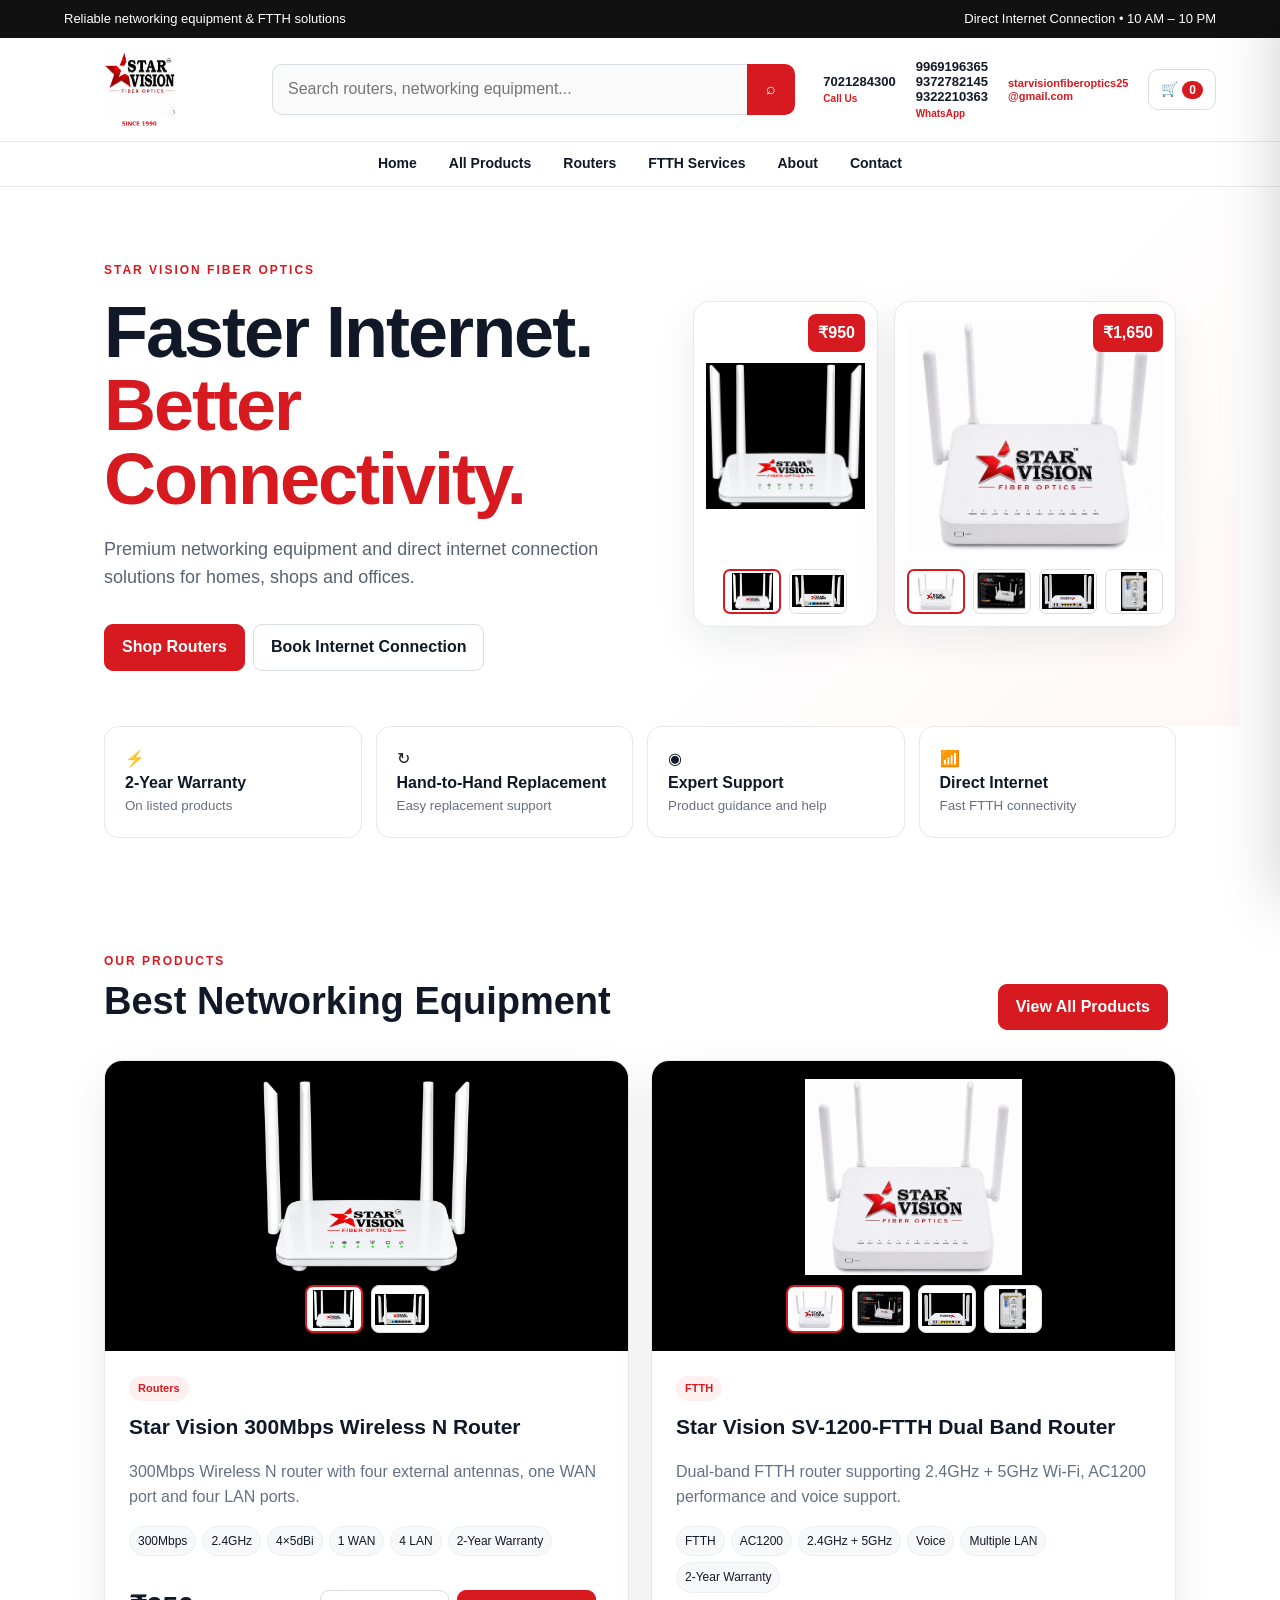
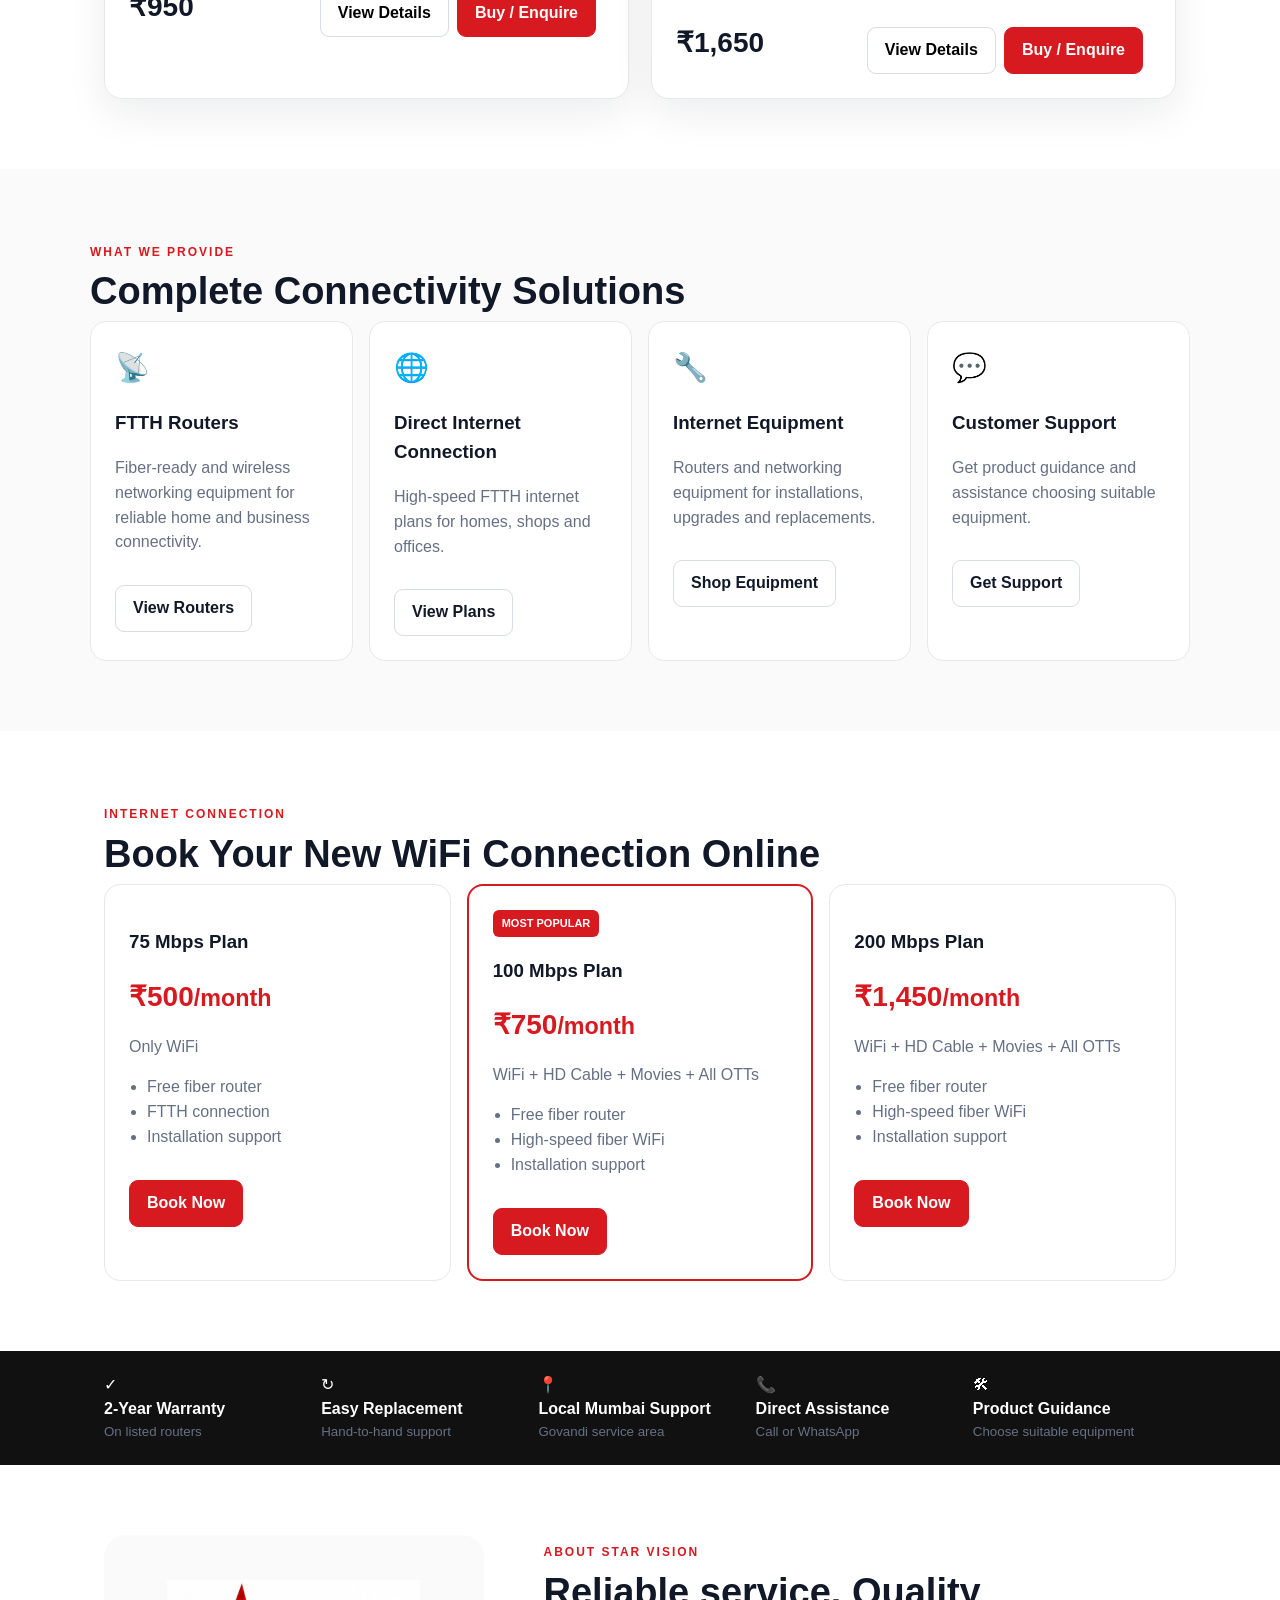
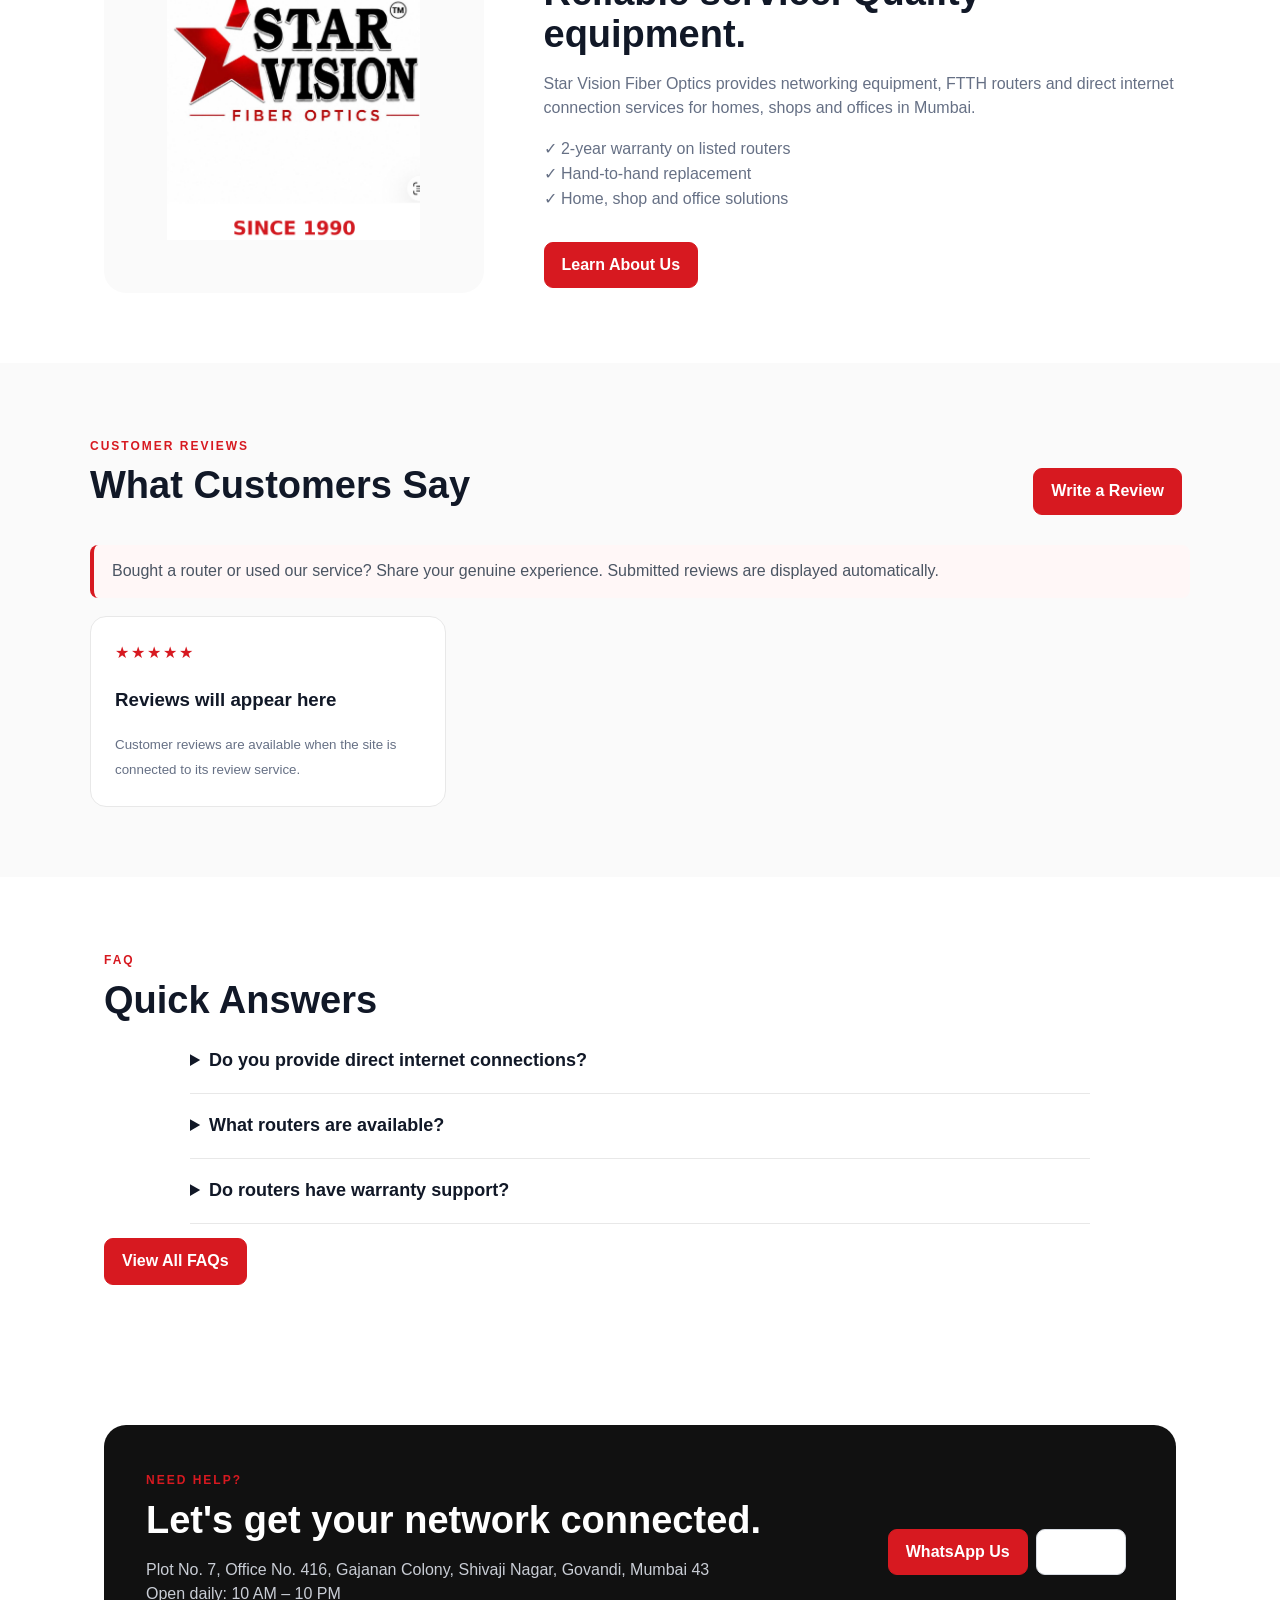
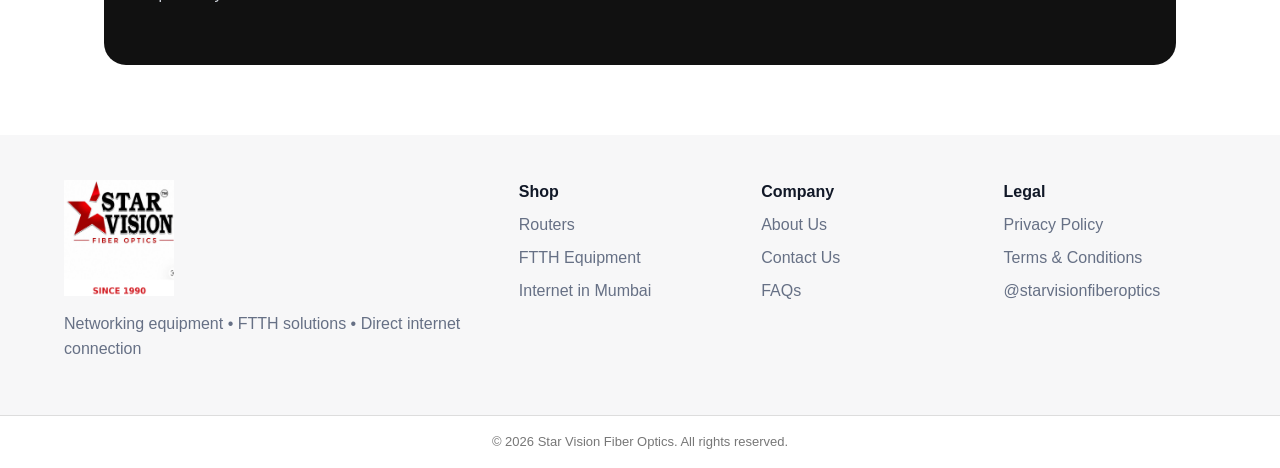
<file: Star_Vision_Fiber_Optics_FINAL_SEARCH_PERFECT/final_star_vision/index.html>
<!doctype html><html lang="en"><head><meta charset="utf-8"><meta name="viewport" content="width=device-width,initial-scale=1"><title>Star Vision Fiber Optics | FTTH Routers & Direct Internet Connection</title><meta name="description" content="Star Vision Fiber Optics in Mumbai provides FTTH routers, networking equipment and direct internet connection solutions for homes, shops and offices."><meta name="robots" content="index,follow"><link rel="canonical" href="https://YOUR-DOMAIN-HERE/"><meta property="og:title" content="Star Vision Fiber Optics | FTTH Routers & Direct Internet Connection"><meta property="og:description" content="FTTH routers, networking equipment and direct internet connection solutions in Mumbai."><meta property="og:type" content="website"><meta name="theme-color" content="#d71920"><meta name="google-site-verification" content="REPLACE_WITH_SEARCH_CONSOLE_TOKEN"><script async src="https://www.googletagmanager.com/gtag/js?id=G-XXXXXXXXXX"></script><script>window.dataLayer=window.dataLayer||[];function gtag(){dataLayer.push(arguments)}gtag('js',new Date());gtag('config','G-XXXXXXXXXX');</script><link rel="stylesheet" href="style.css"><script type="application/ld+json">{"@context":"https://schema.org","@type":"LocalBusiness","name":"Star Vision Fiber Optics","telephone":"+91 99691 96365","email":"starvisionfiberoptics25@gmail.com","address":{"@type":"PostalAddress","streetAddress":"Plot No. 7, Office No. 416, Gajanan Colony, Shivaji Nagar, Govandi","addressLocality":"Mumbai","addressCountry":"IN"},"openingHours":"Mo-Su 10:00-22:00","url":"https://YOUR-DOMAIN-HERE/"}</script></head><body>
<div class="top"><span>Reliable networking equipment &amp; FTTH solutions</span><span>Direct Internet Connection • 10 AM – 10 PM</span></div><header class="head"><a class="logo" href="index.html"><img src="assets/logo.png" width="150" height="75" alt="Star Vision Fiber Optics logo"></a><div class="search"><input id="search" placeholder="Search routers, networking equipment..." aria-label="Search products"><button aria-label="Search">⌕</button></div><div class="actions contact-actions"><div class="contact-item"><strong><a href="tel:+917021284300">7021284300</a></strong><small>Call Us</small></div><div class="contact-item"><strong><a href="tel:+919969196365">9969196365</a><br><a href="tel:+919372782145">9372782145</a><br><a href="tel:+919322210363">9322210363</a></strong><small>WhatsApp</small></div><div class="contact-item email-item"><strong><a href="mailto:starvisionfiberoptics25@gmail.com">starvisionfiberoptics25<br>@gmail.com</a></strong></div><button class="cart" id="cartBtn">🛒 <span id="count">0</span></button></div></header><nav class="nav"><a href="index.html">Home</a><a href="products.html">All Products</a><a href="products.html#routers">Routers</a><a href="services.html">FTTH Services</a><a href="about.html">About</a><a href="contact.html">Contact</a></nav>
<main><section class="hero"><div><span class="eyebrow">STAR VISION FIBER OPTICS</span><h1>Faster Internet.<br><span>Better Connectivity.</span></h1><p>Premium networking equipment and direct internet connection solutions for homes, shops and offices.</p><a class="btn primary" href="products.html">Shop Routers</a><a class="btn" href="services.html#internet">Book Internet Connection</a></div><div class="hero-products"><div class="hero-product"><span class="badge">₹950</span><div class="hero-gallery"><img class="hero-main" src="assets/router-950-front.png" alt="Star Vision 300Mbps Wireless N Router - front"><div class="hero-thumbs"><button type="button" class="hero-thumb active"><img src="assets/router-950-front.png" alt="Front view"></button><button type="button" class="hero-thumb"><img src="assets/router-950-back.png" alt="Back view"></button></div></div></div><div class="hero-product"><span class="badge">₹1,650</span><div class="hero-gallery"><img class="hero-main" src="assets/router-1650-front.png" alt="Star Vision Dual Band FTTH Router - front"><div class="hero-thumbs"><button type="button" class="hero-thumb active"><img src="assets/router-1650-front.png" alt="Front view"></button><button type="button" class="hero-thumb"><img src="assets/router-1650-box.png" alt="Product box"></button><button type="button" class="hero-thumb"><img src="assets/router-1650-new-rear.png" alt="Rear view"></button><button type="button" class="hero-thumb"><img src="assets/router-1650-new-bottom.png" alt="Bottom view"></button></div></div></div></div></section>
<div class="features"><div>⚡<strong>2-Year Warranty</strong><small>On listed products</small></div><div>↻<strong>Hand-to-Hand Replacement</strong><small>Easy replacement support</small></div><div>◉<strong>Expert Support</strong><small>Product guidance and help</small></div><div>📶<strong>Direct Internet</strong><small>Fast FTTH connectivity</small></div></div>
<section class="section" id="products"><div class="title"><div><span class="eyebrow">OUR PRODUCTS</span><h2>Best Networking Equipment</h2></div><a class="btn primary" href="products.html">View All Products</a></div><div class="grid" id="grid"></div></section>
<section class="section services"><span class="eyebrow">WHAT WE PROVIDE</span><h2>Complete Connectivity Solutions</h2><div class="service-grid"><div class="service"><div>📡</div><h3>FTTH Routers</h3><p>Fiber-ready and wireless networking equipment for reliable home and business connectivity.</p><a class="btn" href="products.html">View Routers</a></div><div class="service"><div>🌐</div><h3>Direct Internet Connection</h3><p>High-speed FTTH internet plans for homes, shops and offices.</p><a class="btn" href="services.html#internet">View Plans</a></div><div class="service"><div>🔧</div><h3>Internet Equipment</h3><p>Routers and networking equipment for installations, upgrades and replacements.</p><a class="btn" href="products.html">Shop Equipment</a></div><div class="service"><div>💬</div><h3>Customer Support</h3><p>Get product guidance and assistance choosing suitable equipment.</p><a class="btn" href="contact.html">Get Support</a></div></div></section>
<section class="section"><span class="eyebrow">INTERNET CONNECTION</span><h2>Book Your New WiFi Connection Online</h2><div class="plans"><div class="plan"><h3>75 Mbps Plan</h3><div class="plan-price">₹500<small>/month</small></div><p>Only WiFi</p><ul><li>Free fiber router</li><li>FTTH connection</li><li>Installation support</li></ul><a class="btn primary" href="services.html#internet">Book Now</a></div><div class="plan popular"><span class="popular-label">MOST POPULAR</span><h3>100 Mbps Plan</h3><div class="plan-price">₹750<small>/month</small></div><p>WiFi + HD Cable + Movies + All OTTs</p><ul><li>Free fiber router</li><li>High-speed fiber WiFi</li><li>Installation support</li></ul><a class="btn primary" href="services.html#internet">Book Now</a></div><div class="plan"><h3>200 Mbps Plan</h3><div class="plan-price">₹1,450<small>/month</small></div><p>WiFi + HD Cable + Movies + All OTTs</p><ul><li>Free fiber router</li><li>High-speed fiber WiFi</li><li>Installation support</li></ul><a class="btn primary" href="services.html#internet">Book Now</a></div></div></section>
<section class="trust-strip"><div class="trust-grid"><div>✓<strong>2-Year Warranty</strong><small>On listed routers</small></div><div>↻<strong>Easy Replacement</strong><small>Hand-to-hand support</small></div><div>📍<strong>Local Mumbai Support</strong><small>Govandi service area</small></div><div>📞<strong>Direct Assistance</strong><small>Call or WhatsApp</small></div><div>🛠<strong>Product Guidance</strong><small>Choose suitable equipment</small></div></div></section>
<section class="section about"><div><img src="assets/logo.png" width="320" height="334" alt="Star Vision Fiber Optics brand logo" loading="lazy"></div><div><span class="eyebrow">ABOUT STAR VISION</span><h2>Reliable service. Quality equipment.</h2><p>Star Vision Fiber Optics provides networking equipment, FTTH routers and direct internet connection services for homes, shops and offices in Mumbai.</p><p>✓ 2-year warranty on listed routers<br>✓ Hand-to-hand replacement<br>✓ Home, shop and office solutions</p><a class="btn primary" href="about.html">Learn About Us</a></div></section>
<section class="section reviews" id="customer-reviews"><div class="title"><div><span class="eyebrow">CUSTOMER REVIEWS</span><h2>What Customers Say</h2></div><button class="btn primary" type="button" id="writeReviewBtn">Write a Review</button></div><div class="notice">Bought a router or used our service? Share your genuine experience. Submitted reviews are displayed automatically.</div><div class="review-grid" id="reviewsList" style="margin-top:18px"><div class="review"><div class="stars">★★★★★</div><h3>Loading reviews…</h3><small>Please wait while customer reviews load.</small></div></div></section>
<section class="section"><span class="eyebrow">FAQ</span><h2>Quick Answers</h2><div class="faq-list"><details class="faq"><summary>Do you provide direct internet connections?</summary><p>Yes. Availability depends on the service area.</p></details><details class="faq"><summary>What routers are available?</summary><p>Our listed products include a 300Mbps Wireless N Router and an SV-1200-FTTH Dual Band Router.</p></details><details class="faq"><summary>Do routers have warranty support?</summary><p>The listed routers include a 2-year warranty and hand-to-hand replacement support.</p></details></div><a class="btn primary" href="faq.html">View All FAQs</a></section>
<section class="section"><div class="contactbox"><div><span class="eyebrow">NEED HELP?</span><h2>Let's get your network connected.</h2><p>Plot No. 7, Office No. 416, Gajanan Colony, Shivaji Nagar, Govandi, Mumbai 43<br>Open daily: 10 AM – 10 PM</p></div><div><a class="btn primary" data-wa="Hello Star Vision Fiber Optics, I want to enquire about your products and services.">WhatsApp Us</a><a class="btn" href="tel:+917021284300">Call Us</a></div></div></section></main>
<footer><div class="footer"><div><img src="assets/logo.png" width="110" height="116" alt="Star Vision Fiber Optics logo" loading="lazy"><p>Networking equipment • FTTH solutions • Direct internet connection</p></div><div><b>Shop</b><a href="products.html">Routers</a><a href="services.html">FTTH Equipment</a><a href="locations/mumbai.html">Internet in Mumbai</a></div><div><b>Company</b><a href="about.html">About Us</a><a href="contact.html">Contact Us</a><a href="faq.html">FAQs</a></div><div><b>Legal</b><a href="privacy.html">Privacy Policy</a><a href="terms.html">Terms &amp; Conditions</a><a href="https://instagram.com/starvisionfiberoptics">@starvisionfiberoptics</a></div></div><div class="copy">© <span data-year>2026</span> Star Vision Fiber Optics. All rights reserved.</div></footer><aside class="drawer" id="drawer"><header><h3>Your Cart</h3><button id="closeCart">×</button></header><div id="items"></div><button class="btn primary" id="order">Order / Enquire on WhatsApp</button></aside><div class="modal" id="modal"><div id="modalContent"></div></div><script src="script.js" defer></script><script src="site.js" defer></script></body></html>
</file>
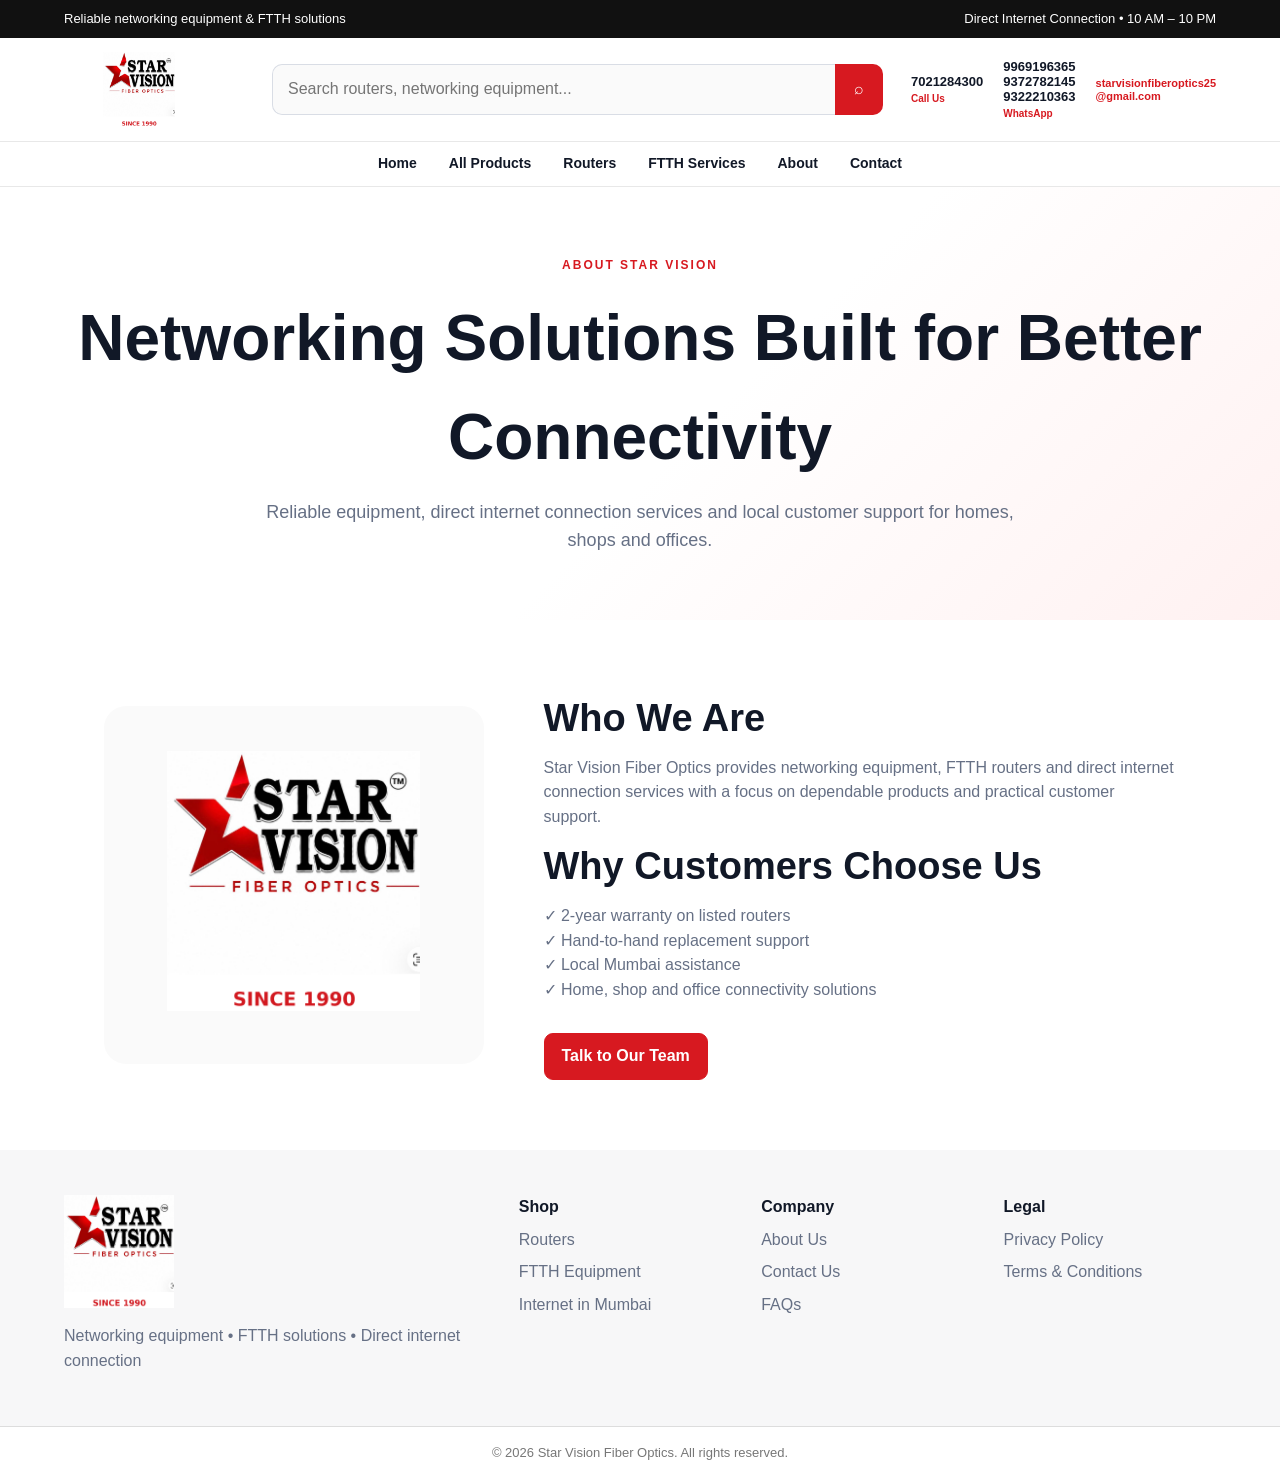
<file: Star_Vision_Fiber_Optics_FINAL_SEARCH_PERFECT/final_star_vision/about.html>
<!doctype html><html lang="en"><head><meta charset="utf-8"><meta name="viewport" content="width=device-width,initial-scale=1"><title>About Star Vision Fiber Optics | Mumbai Networking & FTTH</title><meta name="description" content="Learn about Star Vision Fiber Optics, a Mumbai-based provider of networking equipment, FTTH routers and direct internet connection solutions."><meta name="robots" content="index,follow"><link rel="canonical" href="https://YOUR-DOMAIN-HERE/about.html"><meta property="og:title" content="About Star Vision Fiber Optics | Mumbai Networking & FTTH"><meta property="og:description" content="Learn about Star Vision Fiber Optics, a Mumbai-based provider of networking equipment, FTTH routers and direct internet connection solutions."><meta property="og:type" content="website"><meta name="google-site-verification" content="REPLACE_WITH_SEARCH_CONSOLE_TOKEN"><script async src="https://www.googletagmanager.com/gtag/js?id=G-XXXXXXXXXX"></script><script>window.dataLayer=window.dataLayer||[];function gtag(){dataLayer.push(arguments)}gtag('js',new Date());gtag('config','G-XXXXXXXXXX');</script><link rel="stylesheet" href="style.css"></head><body><div class="top"><span>Reliable networking equipment &amp; FTTH solutions</span><span>Direct Internet Connection • 10 AM – 10 PM</span></div><header class="head"><a class="logo" href="index.html"><img src="assets/logo.png" width="150" height="75" alt="Star Vision Fiber Optics logo"></a><div class="search"><input placeholder="Search routers, networking equipment..." aria-label="Search products"><button >⌕</button></div><div class="actions contact-actions"><div class="contact-item"><strong><a href="tel:+917021284300">7021284300</a></strong><small>Call Us</small></div><div class="contact-item"><strong><a href="tel:+919969196365">9969196365</a><br><a href="tel:+919372782145">9372782145</a><br><a href="tel:+919322210363">9322210363</a></strong><small>WhatsApp</small></div><div class="contact-item email-item"><strong><a href="mailto:starvisionfiberoptics25@gmail.com">starvisionfiberoptics25<br>@gmail.com</a></strong></div></div></header><nav class="nav"><a href="index.html">Home</a><a href="products.html">All Products</a><a href="products.html#routers">Routers</a><a href="services.html">FTTH Services</a><a href="about.html">About</a><a href="contact.html">Contact</a></nav><main><section class="page-hero"><span class="eyebrow">ABOUT STAR VISION</span><h1>Networking Solutions Built for Better Connectivity</h1><p>Reliable equipment, direct internet connection services and local customer support for homes, shops and offices.</p></section><section class="section about"><div><img src="assets/logo.png" width="320" height="334" alt="Star Vision Fiber Optics logo" loading="lazy"></div><div><h2>Who We Are</h2><p>Star Vision Fiber Optics provides networking equipment, FTTH routers and direct internet connection services with a focus on dependable products and practical customer support.</p><h2>Why Customers Choose Us</h2><p>✓ 2-year warranty on listed routers<br>✓ Hand-to-hand replacement support<br>✓ Local Mumbai assistance<br>✓ Home, shop and office connectivity solutions</p><a class="btn primary" href="contact.html">Talk to Our Team</a></div></section></main><footer><div class="footer"><div><img src="assets/logo.png" width="110" alt="Star Vision Fiber Optics logo" loading="lazy"><p>Networking equipment • FTTH solutions • Direct internet connection</p></div><div><b>Shop</b><a href="products.html">Routers</a><a href="services.html">FTTH Equipment</a><a href="locations/mumbai.html">Internet in Mumbai</a></div><div><b>Company</b><a href="about.html">About Us</a><a href="contact.html">Contact Us</a><a href="faq.html">FAQs</a></div><div><b>Legal</b><a href="privacy.html">Privacy Policy</a><a href="terms.html">Terms &amp; Conditions</a></div></div><div class="copy">© <span data-year>2026</span> Star Vision Fiber Optics. All rights reserved.</div></footer><script src="site.js" defer></script></body></html>
</file>
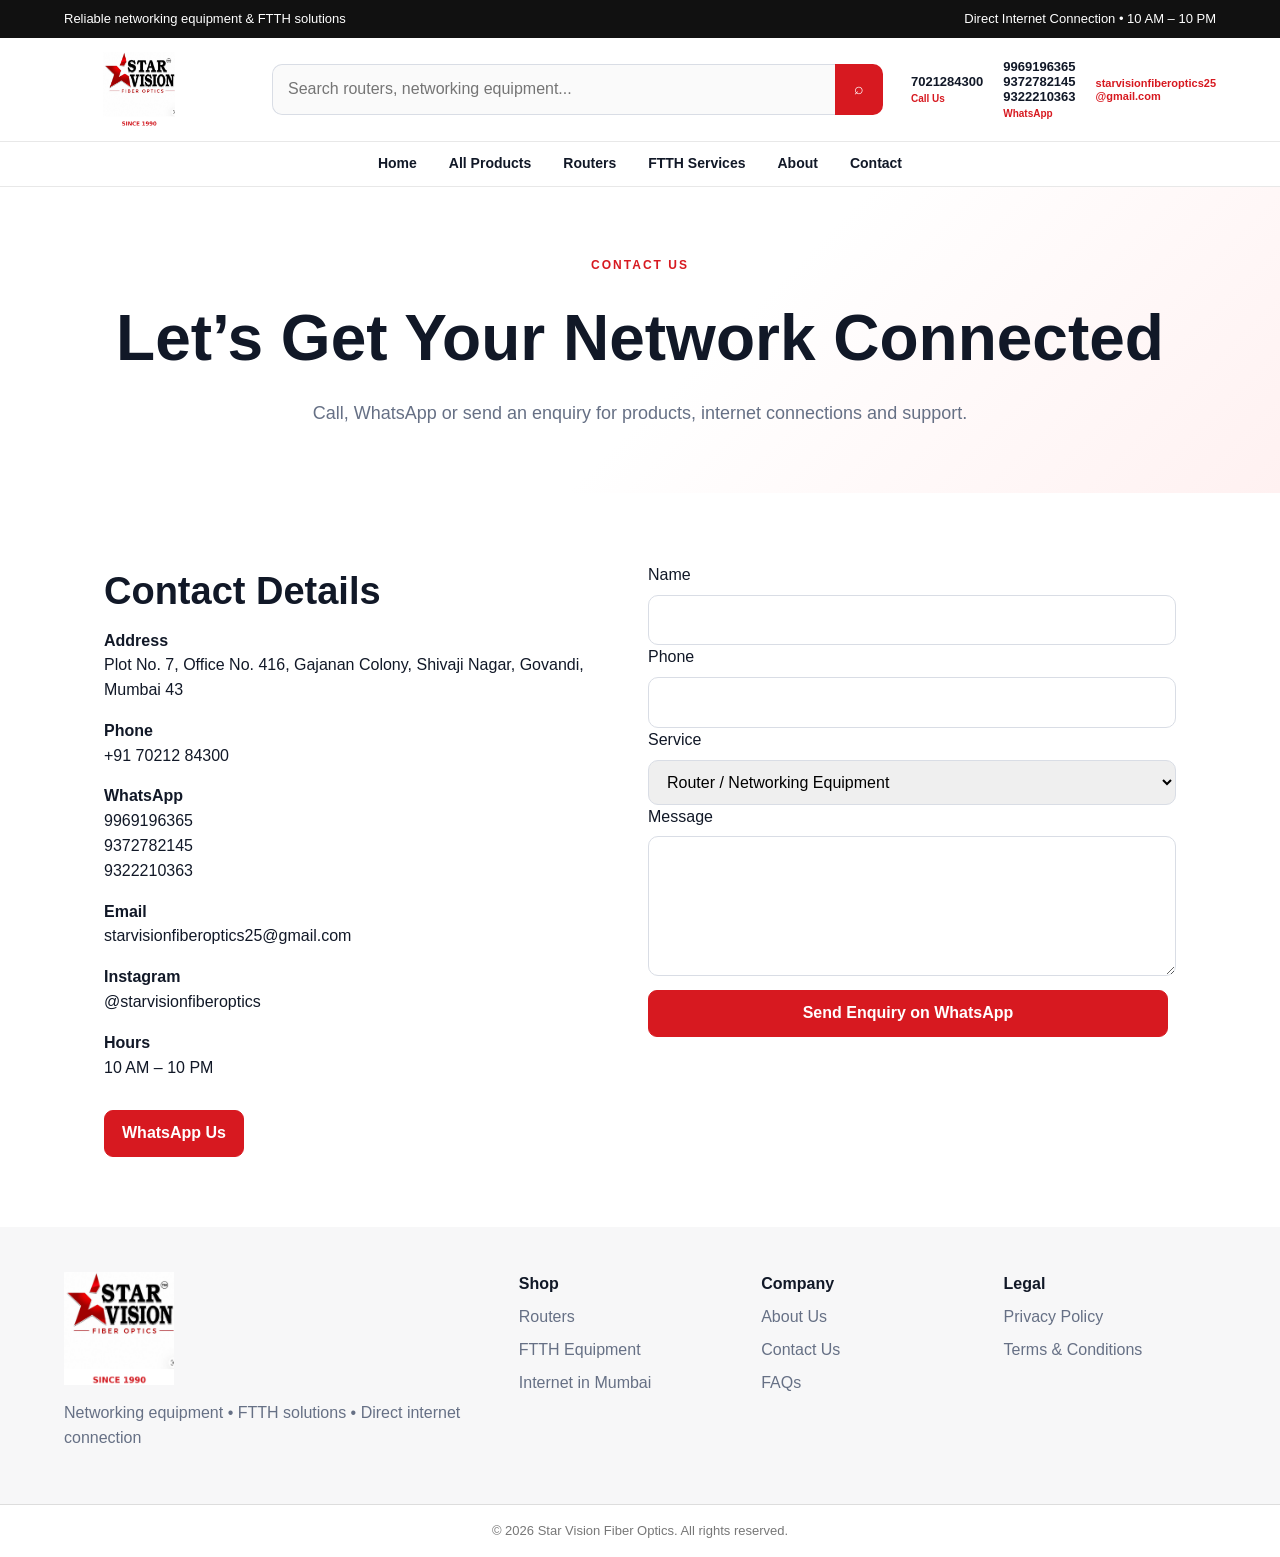
<file: Star_Vision_Fiber_Optics_FINAL_SEARCH_PERFECT/final_star_vision/contact.html>
<!doctype html><html lang="en"><head><meta charset="utf-8"><meta name="viewport" content="width=device-width,initial-scale=1"><title>Contact Star Vision Fiber Optics | Mumbai</title><meta name="description" content="Contact Star Vision Fiber Optics for routers, FTTH networking equipment, direct internet connection and customer support in Mumbai."><meta name="robots" content="index,follow"><link rel="canonical" href="https://YOUR-DOMAIN-HERE/contact.html"><meta property="og:title" content="Contact Star Vision Fiber Optics | Mumbai"><meta property="og:description" content="Contact Star Vision Fiber Optics for routers, FTTH networking equipment, direct internet connection and customer support in Mumbai."><meta property="og:type" content="website"><meta name="google-site-verification" content="REPLACE_WITH_SEARCH_CONSOLE_TOKEN"><script async src="https://www.googletagmanager.com/gtag/js?id=G-XXXXXXXXXX"></script><script>window.dataLayer=window.dataLayer||[];function gtag(){dataLayer.push(arguments)}gtag('js',new Date());gtag('config','G-XXXXXXXXXX');</script><link rel="stylesheet" href="style.css"></head><body><div class="top"><span>Reliable networking equipment &amp; FTTH solutions</span><span>Direct Internet Connection • 10 AM – 10 PM</span></div><header class="head"><a class="logo" href="index.html"><img src="assets/logo.png" width="150" height="75" alt="Star Vision Fiber Optics logo"></a><div class="search"><input placeholder="Search routers, networking equipment..." aria-label="Search products"><button >⌕</button></div><div class="actions contact-actions"><div class="contact-item"><strong><a href="tel:+917021284300">7021284300</a></strong><small>Call Us</small></div><div class="contact-item"><strong><a href="tel:+919969196365">9969196365</a><br><a href="tel:+919372782145">9372782145</a><br><a href="tel:+919322210363">9322210363</a></strong><small>WhatsApp</small></div><div class="contact-item email-item"><strong><a href="mailto:starvisionfiberoptics25@gmail.com">starvisionfiberoptics25<br>@gmail.com</a></strong></div></div></header><nav class="nav"><a href="index.html">Home</a><a href="products.html">All Products</a><a href="products.html#routers">Routers</a><a href="services.html">FTTH Services</a><a href="about.html">About</a><a href="contact.html">Contact</a></nav><main><section class="page-hero"><span class="eyebrow">CONTACT US</span><h1>Let’s Get Your Network Connected</h1><p>Call, WhatsApp or send an enquiry for products, internet connections and support.</p></section><section class="section"><div class="form-grid"><div><h2>Contact Details</h2><p><strong>Address</strong><br>Plot No. 7, Office No. 416, Gajanan Colony, Shivaji Nagar, Govandi, Mumbai 43</p><p><strong>Phone</strong><br><a href="tel:+917021284300">+91 70212 84300</a></p><p><strong>WhatsApp</strong><br><a href="tel:+919969196365">9969196365</a><br><a href="tel:+919372782145">9372782145</a><br><a href="tel:+919322210363">9322210363</a></p><p><strong>Email</strong><br><a href="mailto:starvisionfiberoptics25@gmail.com">starvisionfiberoptics25@gmail.com</a></p><p><strong>Instagram</strong><br><a href="https://instagram.com/starvisionfiberoptics" target="_blank" rel="noopener">@starvisionfiberoptics</a></p><p><strong>Hours</strong><br>10 AM – 10 PM</p><a class="btn primary" data-wa="Hello Star Vision Fiber Optics, I need help with your products/services.">WhatsApp Us</a></div><form id="contactForm"><div class="field"><label>Name</label><input name="name" required></div><div class="field"><label>Phone</label><input name="phone" required></div><div class="field full"><label>Service</label><select name="service"><option>Router / Networking Equipment</option><option>Direct Internet Connection</option><option>Product Support</option><option>Other</option></select></div><div class="field full"><label>Message</label><textarea name="message" required></textarea></div><div class="field full"><button class="btn primary" type="submit">Send Enquiry on WhatsApp</button></div></form></div></section></main><footer><div class="footer"><div><img src="assets/logo.png" width="110" alt="Star Vision Fiber Optics logo" loading="lazy"><p>Networking equipment • FTTH solutions • Direct internet connection</p></div><div><b>Shop</b><a href="products.html">Routers</a><a href="services.html">FTTH Equipment</a><a href="locations/mumbai.html">Internet in Mumbai</a></div><div><b>Company</b><a href="about.html">About Us</a><a href="contact.html">Contact Us</a><a href="faq.html">FAQs</a></div><div><b>Legal</b><a href="privacy.html">Privacy Policy</a><a href="terms.html">Terms &amp; Conditions</a></div></div><div class="copy">© <span data-year>2026</span> Star Vision Fiber Optics. All rights reserved.</div></footer><script src="site.js" defer></script></body></html>
</file>
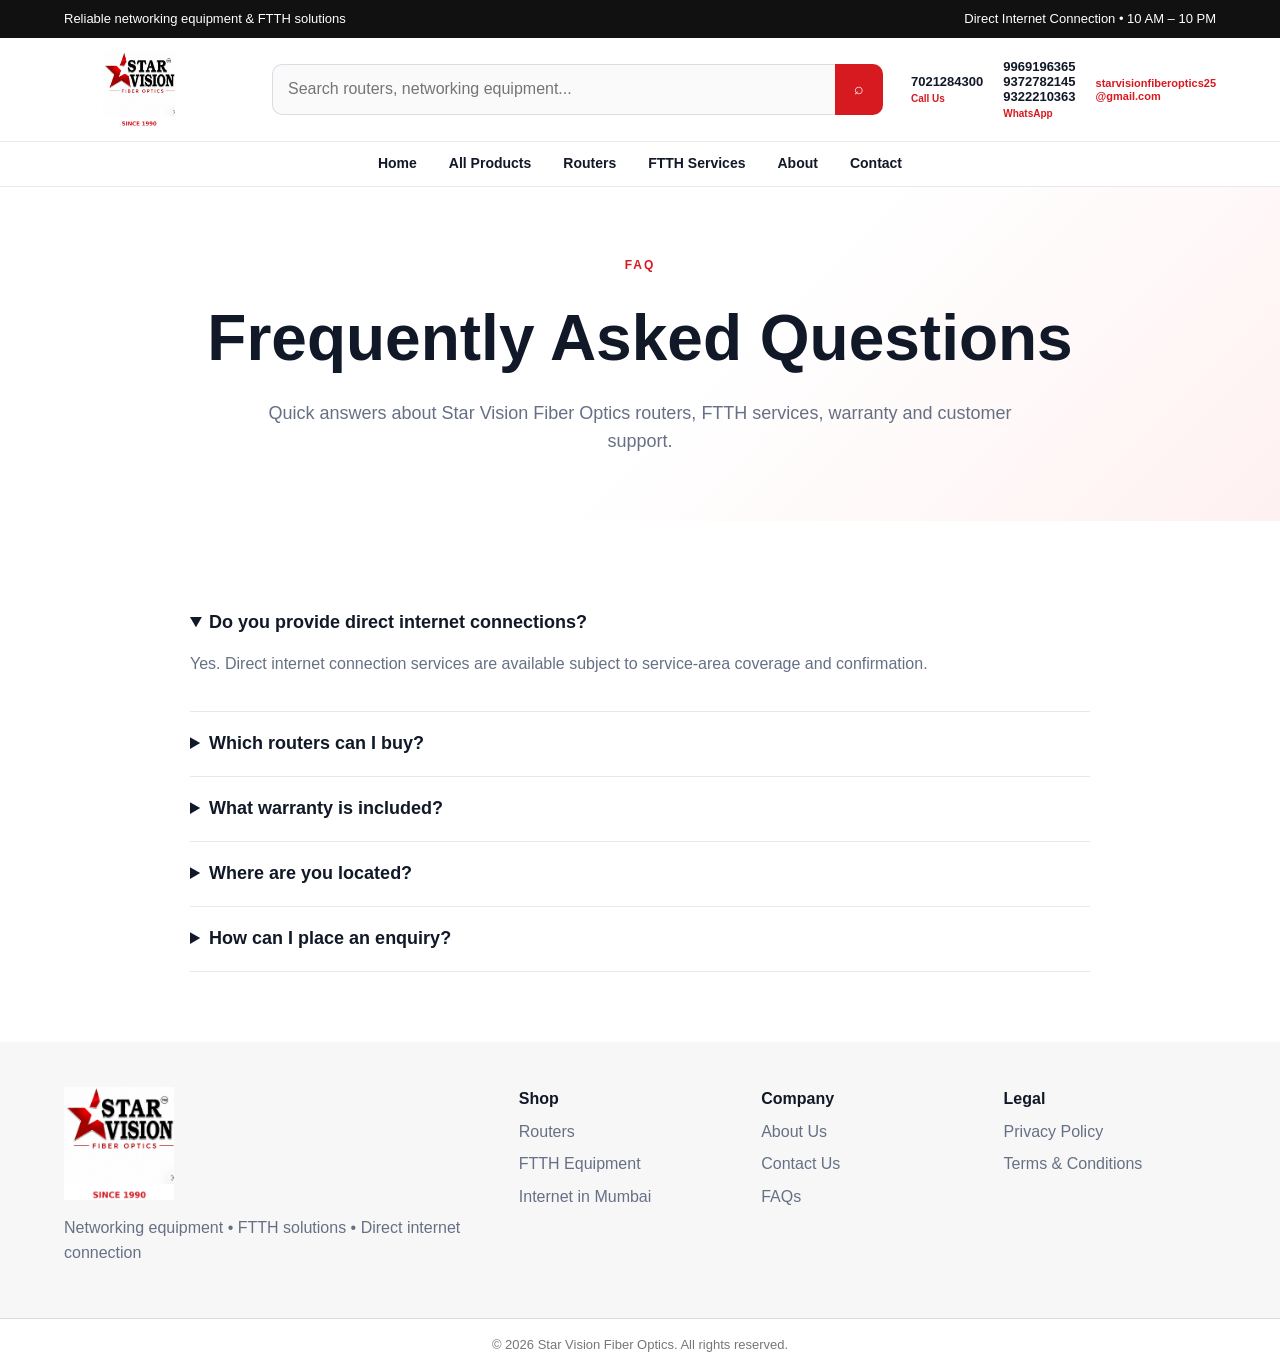
<file: Star_Vision_Fiber_Optics_FINAL_SEARCH_PERFECT/final_star_vision/faq.html>
<!doctype html><html lang="en"><head><meta charset="utf-8"><meta name="viewport" content="width=device-width,initial-scale=1"><title>FAQ | Star Vision Fiber Optics Routers & Internet Connection</title><meta name="description" content="Frequently asked questions about Star Vision Fiber Optics routers, FTTH services, warranty, replacement and direct internet connections."><meta name="robots" content="index,follow"><link rel="canonical" href="https://YOUR-DOMAIN-HERE/faq.html"><meta property="og:title" content="FAQ | Star Vision Fiber Optics Routers & Internet Connection"><meta property="og:description" content="Frequently asked questions about Star Vision Fiber Optics routers, FTTH services, warranty, replacement and direct internet connections."><meta property="og:type" content="website"><meta name="google-site-verification" content="REPLACE_WITH_SEARCH_CONSOLE_TOKEN"><script async src="https://www.googletagmanager.com/gtag/js?id=G-XXXXXXXXXX"></script><script>window.dataLayer=window.dataLayer||[];function gtag(){dataLayer.push(arguments)}gtag('js',new Date());gtag('config','G-XXXXXXXXXX');</script><link rel="stylesheet" href="style.css"></head><body><div class="top"><span>Reliable networking equipment &amp; FTTH solutions</span><span>Direct Internet Connection • 10 AM – 10 PM</span></div><header class="head"><a class="logo" href="index.html"><img src="assets/logo.png" width="150" height="75" alt="Star Vision Fiber Optics logo"></a><div class="search"><input placeholder="Search routers, networking equipment..." aria-label="Search products"><button >⌕</button></div><div class="actions contact-actions"><div class="contact-item"><strong><a href="tel:+917021284300">7021284300</a></strong><small>Call Us</small></div><div class="contact-item"><strong><a href="tel:+919969196365">9969196365</a><br><a href="tel:+919372782145">9372782145</a><br><a href="tel:+919322210363">9322210363</a></strong><small>WhatsApp</small></div><div class="contact-item email-item"><strong><a href="mailto:starvisionfiberoptics25@gmail.com">starvisionfiberoptics25<br>@gmail.com</a></strong></div></div></header><nav class="nav"><a href="index.html">Home</a><a href="products.html">All Products</a><a href="products.html#routers">Routers</a><a href="services.html">FTTH Services</a><a href="about.html">About</a><a href="contact.html">Contact</a></nav><main><section class="page-hero"><span class="eyebrow">FAQ</span><h1>Frequently Asked Questions</h1><p>Quick answers about Star Vision Fiber Optics routers, FTTH services, warranty and customer support.</p></section><section class="section"><div class="faq-list"><details class="faq" open><summary>Do you provide direct internet connections?</summary><p>Yes. Direct internet connection services are available subject to service-area coverage and confirmation.</p></details><details class="faq"><summary>Which routers can I buy?</summary><p>Our listed products include the 300Mbps Wireless N Router at ₹950 and the SV-1200-FTTH Dual Band Router at ₹1,650.</p></details><details class="faq"><summary>What warranty is included?</summary><p>The listed routers include a 2-year warranty and hand-to-hand replacement support.</p></details><details class="faq"><summary>Where are you located?</summary><p>Plot No. 7, Office No. 416, Gajanan Colony, Shivaji Nagar, Govandi, Mumbai 43.</p></details><details class="faq"><summary>How can I place an enquiry?</summary><p>Call +91 99691 96365, WhatsApp us or use the contact form.</p></details></div></section></main><footer><div class="footer"><div><img src="assets/logo.png" width="110" alt="Star Vision Fiber Optics logo" loading="lazy"><p>Networking equipment • FTTH solutions • Direct internet connection</p></div><div><b>Shop</b><a href="products.html">Routers</a><a href="services.html">FTTH Equipment</a><a href="locations/mumbai.html">Internet in Mumbai</a></div><div><b>Company</b><a href="about.html">About Us</a><a href="contact.html">Contact Us</a><a href="faq.html">FAQs</a></div><div><b>Legal</b><a href="privacy.html">Privacy Policy</a><a href="terms.html">Terms &amp; Conditions</a></div></div><div class="copy">© <span data-year>2026</span> Star Vision Fiber Optics. All rights reserved.</div></footer><script src="site.js" defer></script></body></html>
</file>
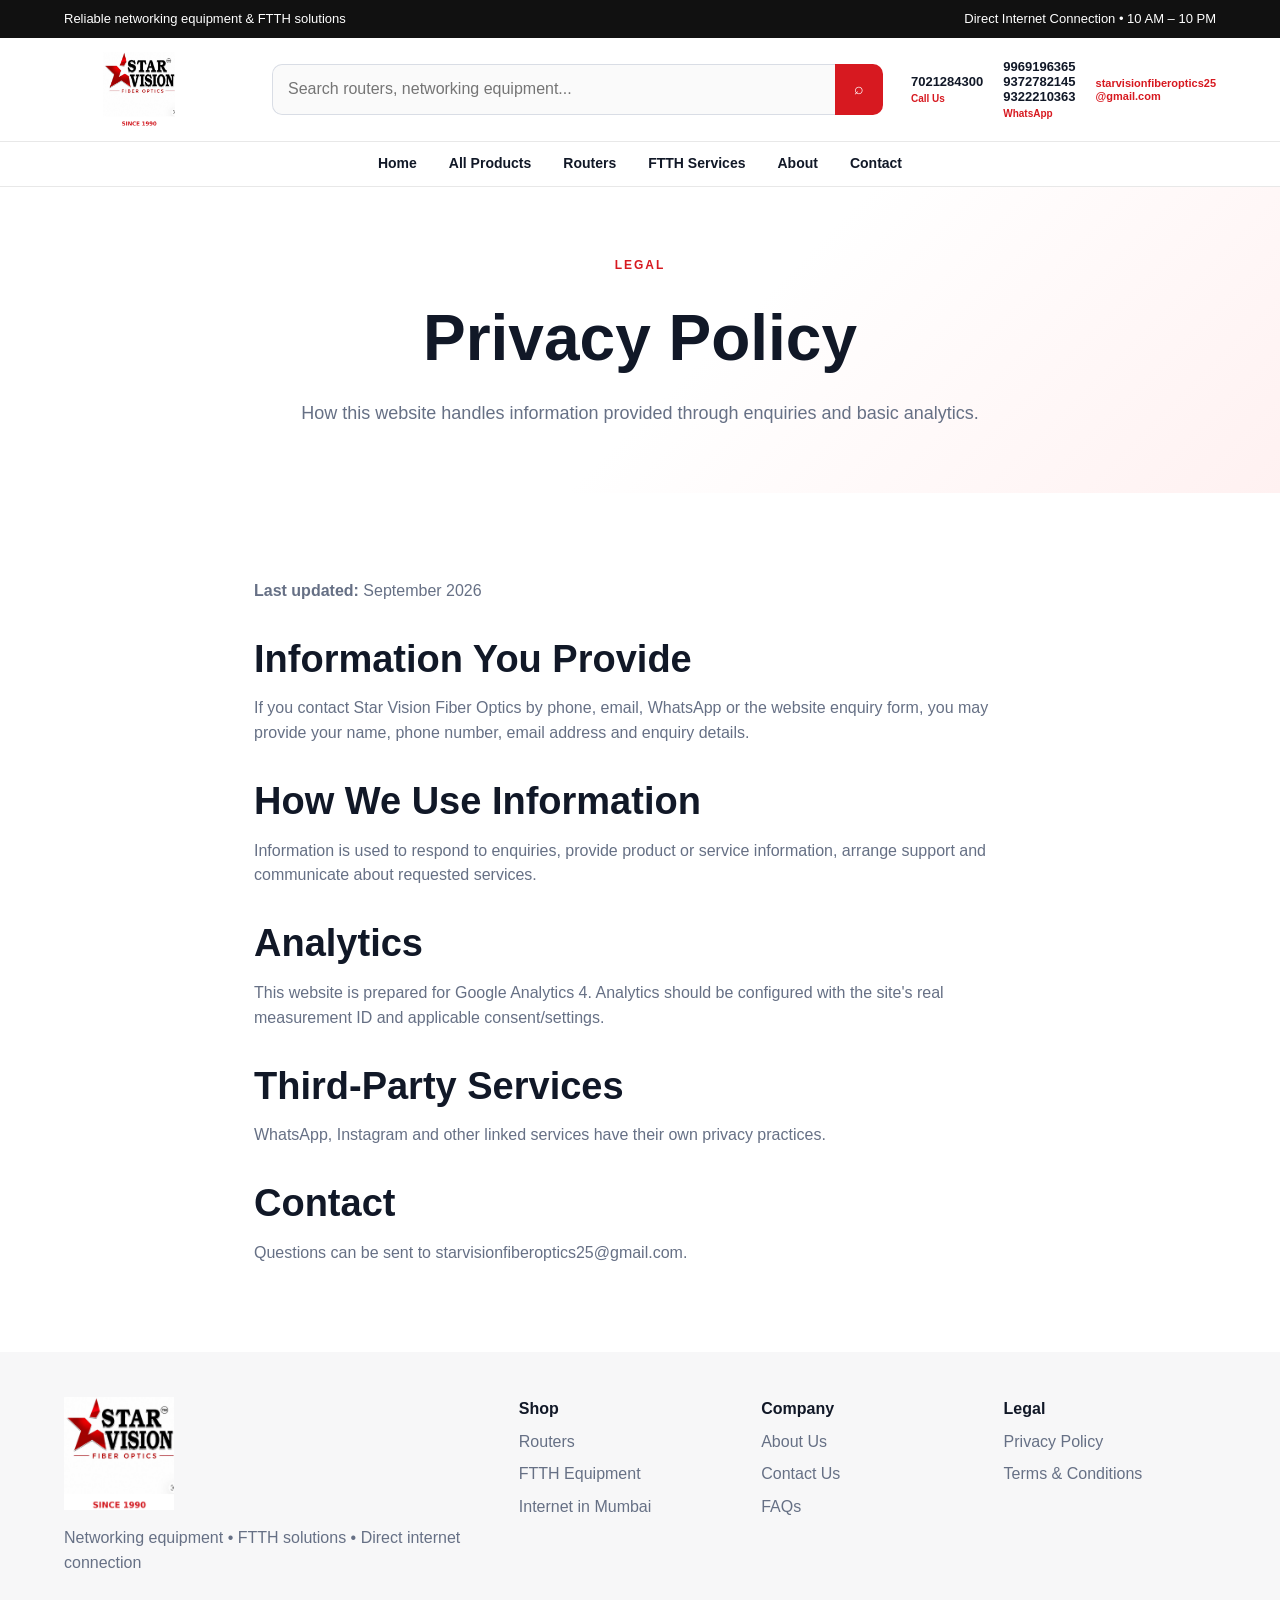
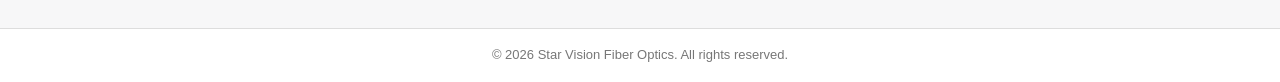
<file: Star_Vision_Fiber_Optics_FINAL_SEARCH_PERFECT/final_star_vision/privacy.html>
<!doctype html><html lang="en"><head><meta charset="utf-8"><meta name="viewport" content="width=device-width,initial-scale=1"><title>Privacy Policy | Star Vision Fiber Optics</title><meta name="description" content="Privacy Policy for the Star Vision Fiber Optics website and customer enquiries."><meta name="robots" content="index,follow"><link rel="canonical" href="https://YOUR-DOMAIN-HERE/privacy.html"><meta property="og:title" content="Privacy Policy | Star Vision Fiber Optics"><meta property="og:description" content="Privacy Policy for the Star Vision Fiber Optics website and customer enquiries."><meta property="og:type" content="website"><meta name="google-site-verification" content="REPLACE_WITH_SEARCH_CONSOLE_TOKEN"><script async src="https://www.googletagmanager.com/gtag/js?id=G-XXXXXXXXXX"></script><script>window.dataLayer=window.dataLayer||[];function gtag(){dataLayer.push(arguments)}gtag('js',new Date());gtag('config','G-XXXXXXXXXX');</script><link rel="stylesheet" href="style.css"></head><body><div class="top"><span>Reliable networking equipment &amp; FTTH solutions</span><span>Direct Internet Connection • 10 AM – 10 PM</span></div><header class="head"><a class="logo" href="index.html"><img src="assets/logo.png" width="150" height="75" alt="Star Vision Fiber Optics logo"></a><div class="search"><input placeholder="Search routers, networking equipment..." aria-label="Search products"><button >⌕</button></div><div class="actions contact-actions"><div class="contact-item"><strong><a href="tel:+917021284300">7021284300</a></strong><small>Call Us</small></div><div class="contact-item"><strong><a href="tel:+919969196365">9969196365</a><br><a href="tel:+919372782145">9372782145</a><br><a href="tel:+919322210363">9322210363</a></strong><small>WhatsApp</small></div><div class="contact-item email-item"><strong><a href="mailto:starvisionfiberoptics25@gmail.com">starvisionfiberoptics25<br>@gmail.com</a></strong></div></div></header><nav class="nav"><a href="index.html">Home</a><a href="products.html">All Products</a><a href="products.html#routers">Routers</a><a href="services.html">FTTH Services</a><a href="about.html">About</a><a href="contact.html">Contact</a></nav><main><section class="page-hero"><span class="eyebrow">LEGAL</span><h1>Privacy Policy</h1><p>How this website handles information provided through enquiries and basic analytics.</p></section><section class="section content-narrow"><p><strong>Last updated:</strong> September 2026</p><h2>Information You Provide</h2><p>If you contact Star Vision Fiber Optics by phone, email, WhatsApp or the website enquiry form, you may provide your name, phone number, email address and enquiry details.</p><h2>How We Use Information</h2><p>Information is used to respond to enquiries, provide product or service information, arrange support and communicate about requested services.</p><h2>Analytics</h2><p>This website is prepared for Google Analytics 4. Analytics should be configured with the site's real measurement ID and applicable consent/settings.</p><h2>Third-Party Services</h2><p>WhatsApp, Instagram and other linked services have their own privacy practices.</p><h2>Contact</h2><p>Questions can be sent to <a href="mailto:starvisionfiberoptics25@gmail.com">starvisionfiberoptics25@gmail.com</a>.</p></section></main><footer><div class="footer"><div><img src="assets/logo.png" width="110" alt="Star Vision Fiber Optics logo" loading="lazy"><p>Networking equipment • FTTH solutions • Direct internet connection</p></div><div><b>Shop</b><a href="products.html">Routers</a><a href="services.html">FTTH Equipment</a><a href="locations/mumbai.html">Internet in Mumbai</a></div><div><b>Company</b><a href="about.html">About Us</a><a href="contact.html">Contact Us</a><a href="faq.html">FAQs</a></div><div><b>Legal</b><a href="privacy.html">Privacy Policy</a><a href="terms.html">Terms &amp; Conditions</a></div></div><div class="copy">© <span data-year>2026</span> Star Vision Fiber Optics. All rights reserved.</div></footer><script src="site.js" defer></script></body></html>
</file>
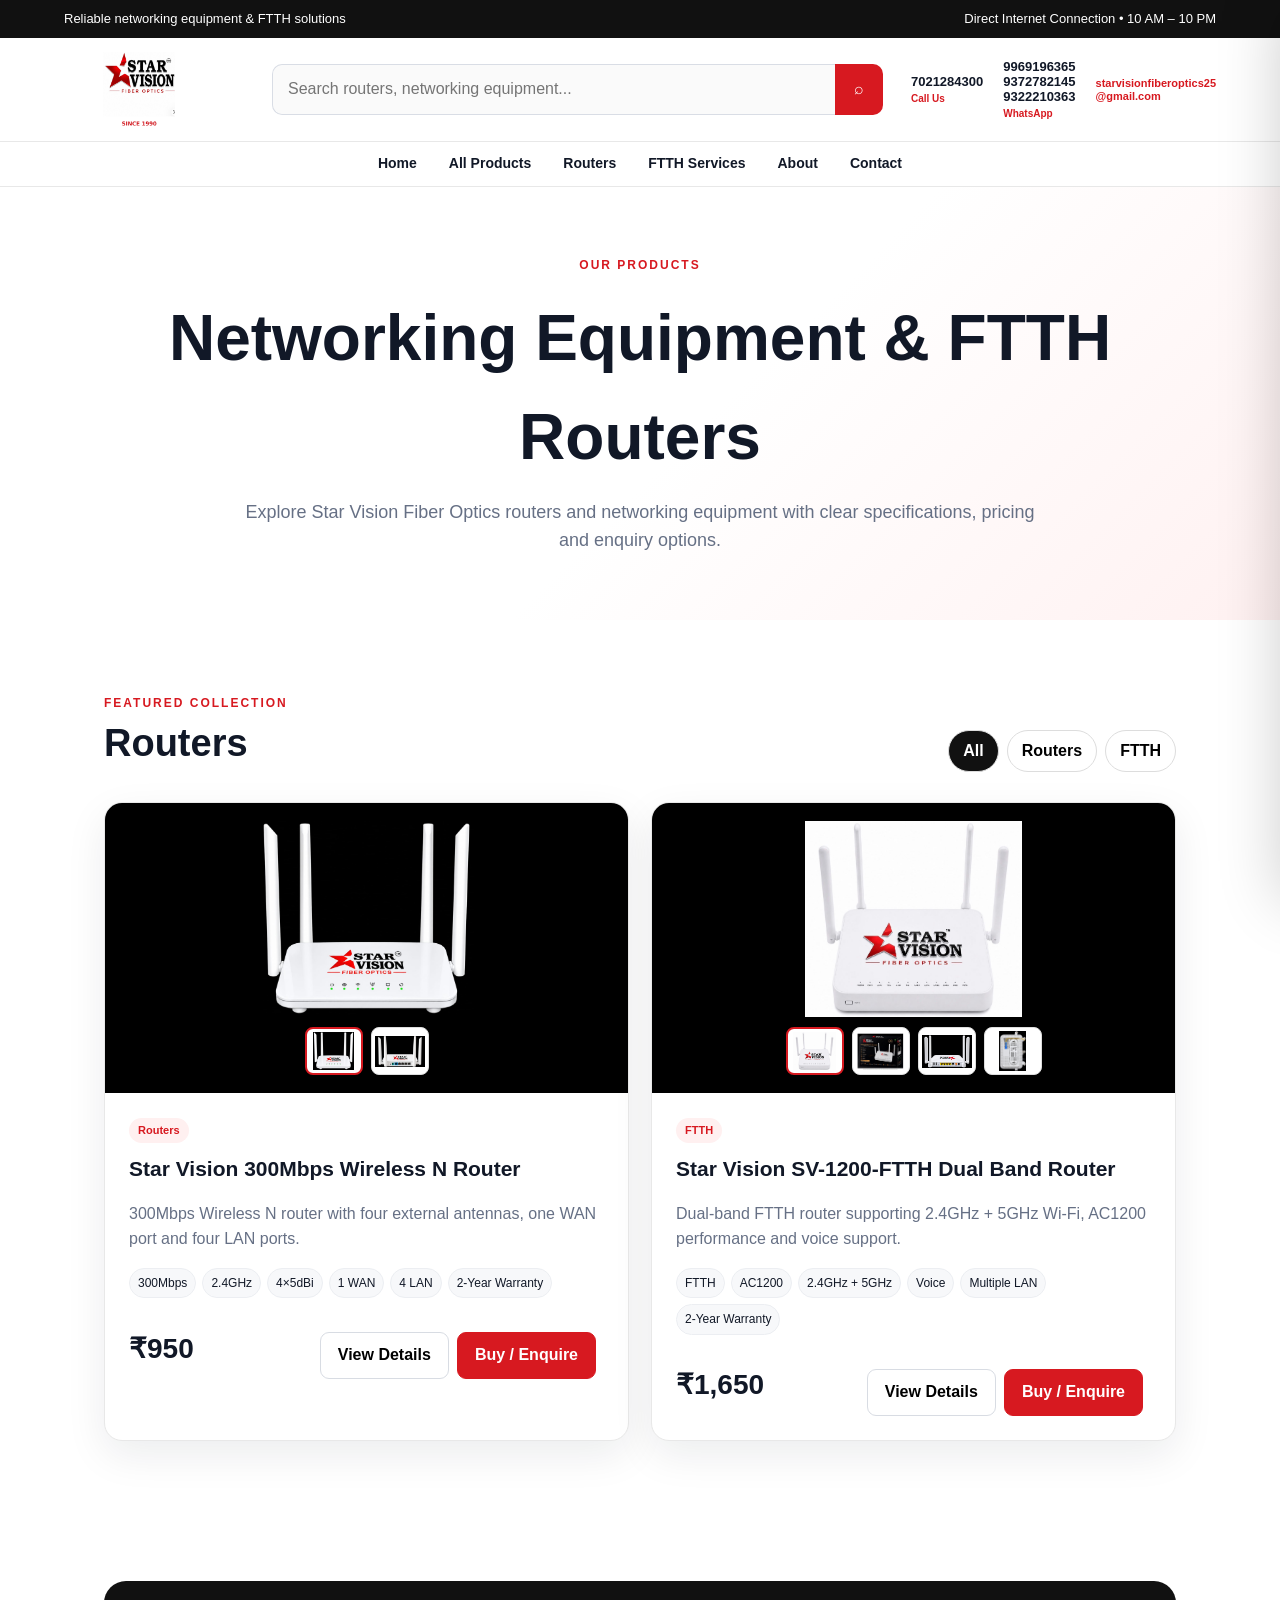
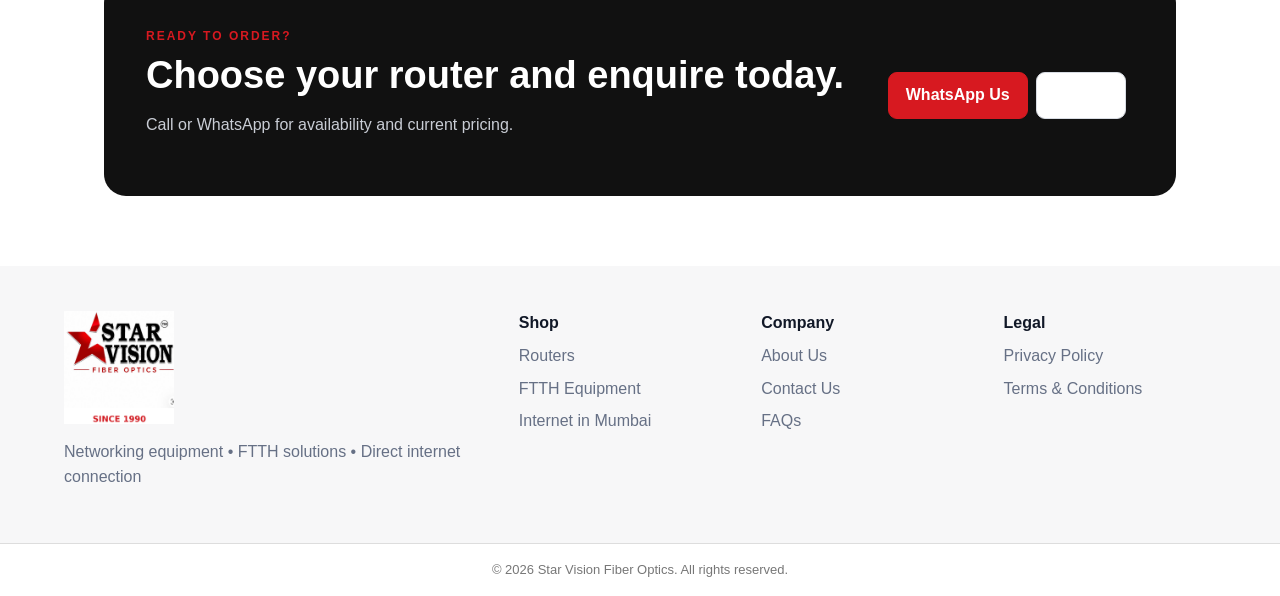
<file: Star_Vision_Fiber_Optics_FINAL_SEARCH_PERFECT/final_star_vision/products.html>
<!doctype html><html lang="en"><head><meta charset="utf-8"><meta name="viewport" content="width=device-width,initial-scale=1"><title>Networking Equipment & FTTH Routers | Star Vision Fiber Optics</title><meta name="description" content="Shop Star Vision Fiber Optics networking equipment and FTTH routers in Mumbai. View specifications, prices, warranty and enquiry options."><meta name="robots" content="index,follow"><link rel="canonical" href="https://YOUR-DOMAIN-HERE/products.html"><meta property="og:title" content="Networking Equipment & FTTH Routers | Star Vision Fiber Optics"><meta property="og:description" content="Shop Star Vision Fiber Optics networking equipment and FTTH routers in Mumbai. View specifications, prices, warranty and enquiry options."><meta property="og:type" content="website"><meta name="google-site-verification" content="REPLACE_WITH_SEARCH_CONSOLE_TOKEN"><script async src="https://www.googletagmanager.com/gtag/js?id=G-XXXXXXXXXX"></script><script>window.dataLayer=window.dataLayer||[];function gtag(){dataLayer.push(arguments)}gtag('js',new Date());gtag('config','G-XXXXXXXXXX');</script><link rel="stylesheet" href="style.css"></head><body><div class="top"><span>Reliable networking equipment &amp; FTTH solutions</span><span>Direct Internet Connection • 10 AM – 10 PM</span></div><header class="head"><a class="logo" href="index.html"><img src="assets/logo.png" width="150" height="75" alt="Star Vision Fiber Optics logo"></a><div class="search"><input id="search" placeholder="Search routers, networking equipment..." aria-label="Search products"><button >⌕</button></div><div class="actions contact-actions"><div class="contact-item"><strong><a href="tel:+917021284300">7021284300</a></strong><small>Call Us</small></div><div class="contact-item"><strong><a href="tel:+919969196365">9969196365</a><br><a href="tel:+919372782145">9372782145</a><br><a href="tel:+919322210363">9322210363</a></strong><small>WhatsApp</small></div><div class="contact-item email-item"><strong><a href="mailto:starvisionfiberoptics25@gmail.com">starvisionfiberoptics25<br>@gmail.com</a></strong></div></div></header><nav class="nav"><a href="index.html">Home</a><a href="products.html">All Products</a><a href="products.html#routers">Routers</a><a href="services.html">FTTH Services</a><a href="about.html">About</a><a href="contact.html">Contact</a></nav><main><section class="page-hero"><span class="eyebrow">OUR PRODUCTS</span><h1>Networking Equipment & FTTH Routers</h1><p>Explore Star Vision Fiber Optics routers and networking equipment with clear specifications, pricing and enquiry options.</p></section><section class="section" id="routers"><div class="title"><div><span class="eyebrow">FEATURED COLLECTION</span><h2>Routers</h2></div><div class="filters"><button class="active" data-f="All">All</button><button data-f="Routers">Routers</button><button data-f="FTTH">FTTH</button></div></div><div class="grid" id="grid"></div></section><section class="section"><div class="contactbox"><div><span class="eyebrow">READY TO ORDER?</span><h2>Choose your router and enquire today.</h2><p>Call or WhatsApp for availability and current pricing.</p></div><div><a class="btn primary" data-wa="Hello Star Vision Fiber Optics, I want to enquire about your routers.">WhatsApp Us</a><a class="btn" href="tel:+917021284300">Call Us</a></div></div></section></main><footer><div class="footer"><div><img src="assets/logo.png" width="110" alt="Star Vision Fiber Optics logo" loading="lazy"><p>Networking equipment • FTTH solutions • Direct internet connection</p></div><div><b>Shop</b><a href="products.html">Routers</a><a href="services.html">FTTH Equipment</a><a href="locations/mumbai.html">Internet in Mumbai</a></div><div><b>Company</b><a href="about.html">About Us</a><a href="contact.html">Contact Us</a><a href="faq.html">FAQs</a></div><div><b>Legal</b><a href="privacy.html">Privacy Policy</a><a href="terms.html">Terms &amp; Conditions</a></div></div><div class="copy">© <span data-year>2026</span> Star Vision Fiber Optics. All rights reserved.</div></footer><aside class="drawer" id="drawer"><header><h3>Your Cart</h3><button id="closeCart">×</button></header><div id="items"></div><button class="btn primary" id="order">Order / Enquire on WhatsApp</button></aside><div class="modal" id="modal"><div id="modalContent"></div></div><script src="script.js" defer></script><script src="site.js" defer></script></body></html>
</file>
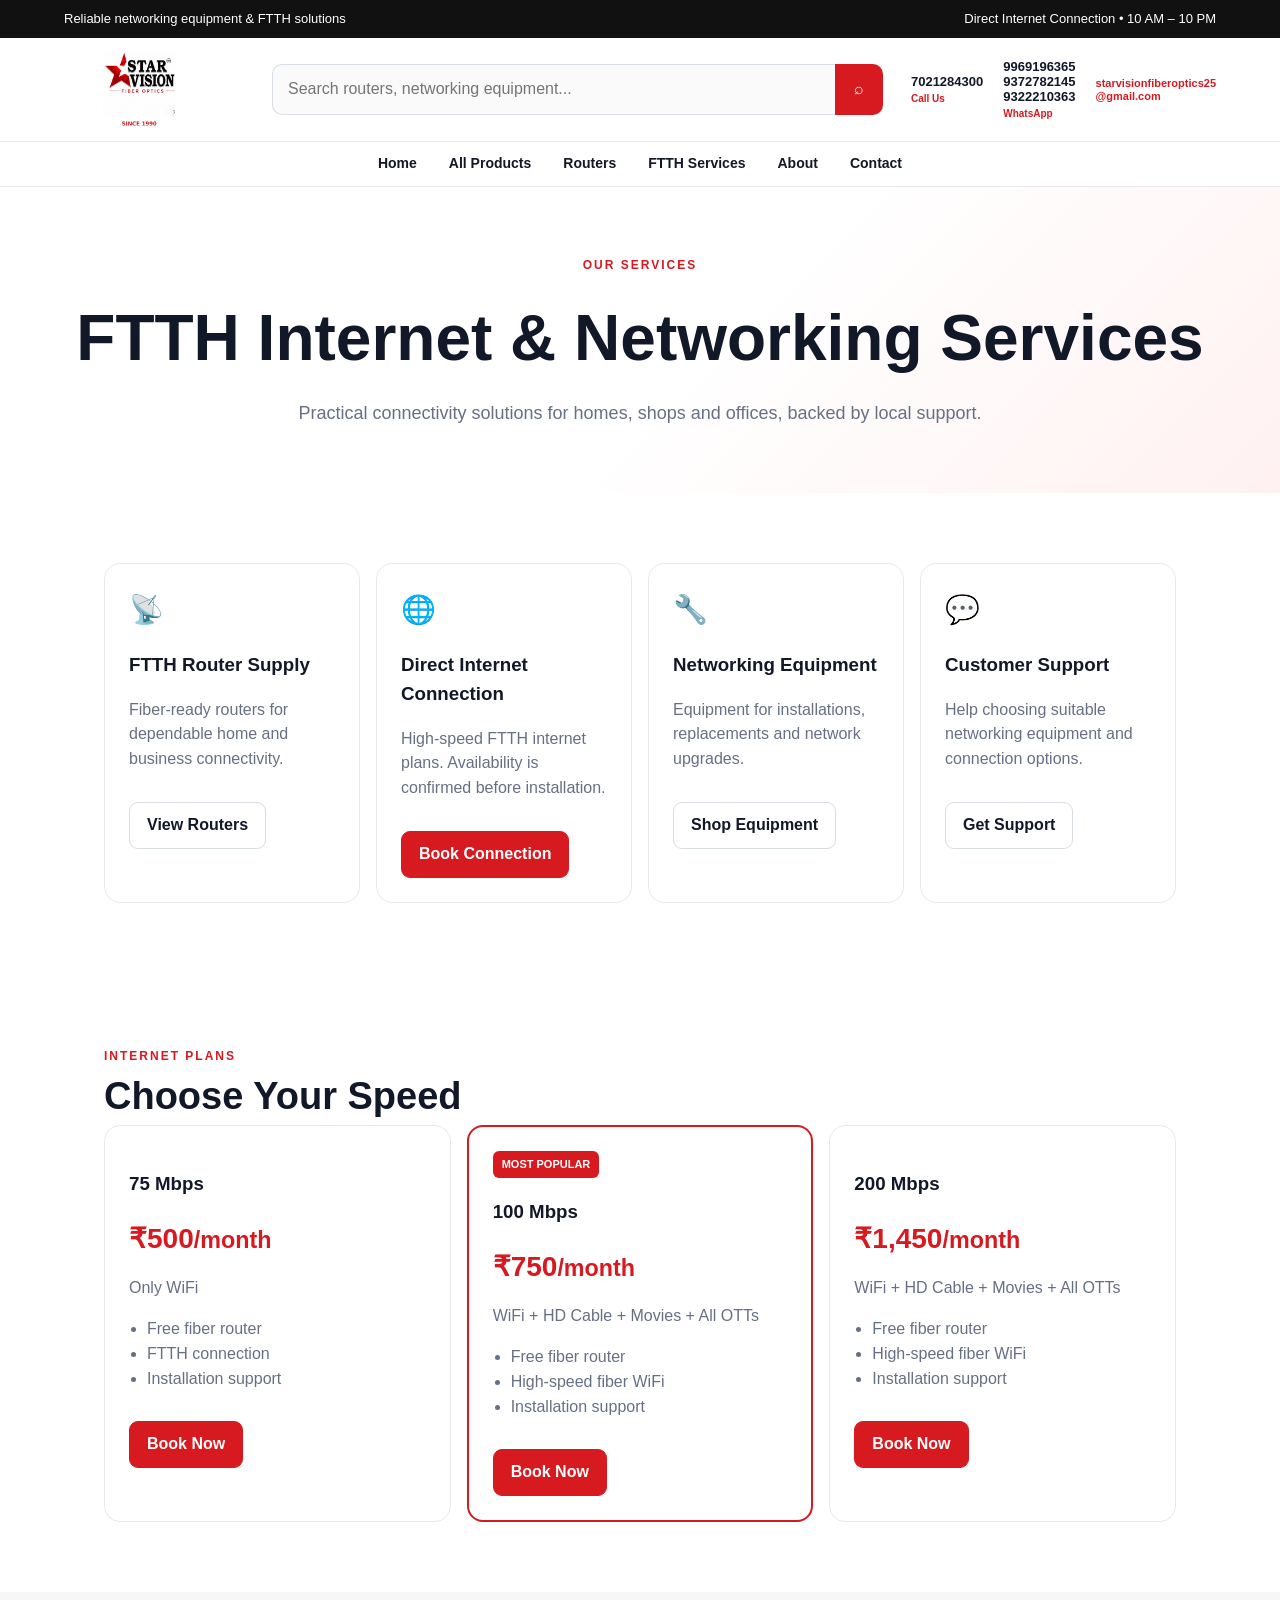
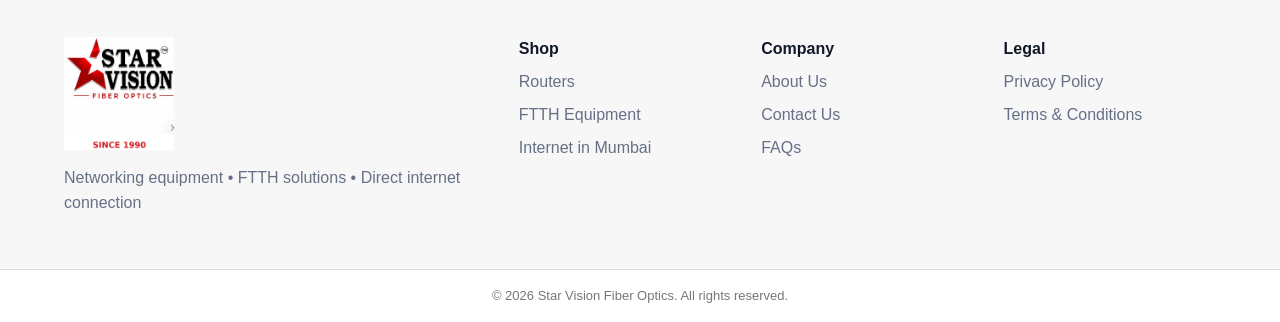
<file: Star_Vision_Fiber_Optics_FINAL_SEARCH_PERFECT/final_star_vision/services.html>
<!doctype html><html lang="en"><head><meta charset="utf-8"><meta name="viewport" content="width=device-width,initial-scale=1"><title>FTTH Internet & Networking Services in Mumbai | Star Vision Fiber Optics</title><meta name="description" content="Star Vision Fiber Optics offers FTTH routers, direct internet connection services and networking equipment for homes, shops and offices in Mumbai."><meta name="robots" content="index,follow"><link rel="canonical" href="https://YOUR-DOMAIN-HERE/services.html"><meta property="og:title" content="FTTH Internet & Networking Services in Mumbai | Star Vision Fiber Optics"><meta property="og:description" content="Star Vision Fiber Optics offers FTTH routers, direct internet connection services and networking equipment for homes, shops and offices in Mumbai."><meta property="og:type" content="website"><meta name="google-site-verification" content="REPLACE_WITH_SEARCH_CONSOLE_TOKEN"><script async src="https://www.googletagmanager.com/gtag/js?id=G-XXXXXXXXXX"></script><script>window.dataLayer=window.dataLayer||[];function gtag(){dataLayer.push(arguments)}gtag('js',new Date());gtag('config','G-XXXXXXXXXX');</script><link rel="stylesheet" href="style.css"></head><body><div class="top"><span>Reliable networking equipment &amp; FTTH solutions</span><span>Direct Internet Connection • 10 AM – 10 PM</span></div><header class="head"><a class="logo" href="index.html"><img src="assets/logo.png" width="150" height="75" alt="Star Vision Fiber Optics logo"></a><div class="search"><input placeholder="Search routers, networking equipment..." aria-label="Search products"><button >⌕</button></div><div class="actions contact-actions"><div class="contact-item"><strong><a href="tel:+917021284300">7021284300</a></strong><small>Call Us</small></div><div class="contact-item"><strong><a href="tel:+919969196365">9969196365</a><br><a href="tel:+919372782145">9372782145</a><br><a href="tel:+919322210363">9322210363</a></strong><small>WhatsApp</small></div><div class="contact-item email-item"><strong><a href="mailto:starvisionfiberoptics25@gmail.com">starvisionfiberoptics25<br>@gmail.com</a></strong></div></div></header><nav class="nav"><a href="index.html">Home</a><a href="products.html">All Products</a><a href="products.html#routers">Routers</a><a href="services.html">FTTH Services</a><a href="about.html">About</a><a href="contact.html">Contact</a></nav><main><section class="page-hero"><span class="eyebrow">OUR SERVICES</span><h1>FTTH Internet & Networking Services</h1><p>Practical connectivity solutions for homes, shops and offices, backed by local support.</p></section><section class="section"><div class="service-grid"><div class="service"><div>📡</div><h3>FTTH Router Supply</h3><p>Fiber-ready routers for dependable home and business connectivity.</p><a class="btn" href="products.html">View Routers</a></div><div class="service" id="internet"><div>🌐</div><h3>Direct Internet Connection</h3><p>High-speed FTTH internet plans. Availability is confirmed before installation.</p><a class="btn primary" data-wa="Hello Star Vision Fiber Optics, I want to book a new internet connection.">Book Connection</a></div><div class="service"><div>🔧</div><h3>Networking Equipment</h3><p>Equipment for installations, replacements and network upgrades.</p><a class="btn" href="products.html">Shop Equipment</a></div><div class="service"><div>💬</div><h3>Customer Support</h3><p>Help choosing suitable networking equipment and connection options.</p><a class="btn" href="contact.html">Get Support</a></div></div></section><section class="section"><span class="eyebrow">INTERNET PLANS</span><h2>Choose Your Speed</h2><div class="plans"><div class="plan"><h3>75 Mbps</h3><div class="plan-price">₹500<small>/month</small></div><p>Only WiFi</p><ul><li>Free fiber router</li><li>FTTH connection</li><li>Installation support</li></ul><a class="btn primary" data-wa="Hello Star Vision Fiber Optics, I want the 75 Mbps internet plan.">Book Now</a></div><div class="plan popular"><span class="popular-label">MOST POPULAR</span><h3>100 Mbps</h3><div class="plan-price">₹750<small>/month</small></div><p>WiFi + HD Cable + Movies + All OTTs</p><ul><li>Free fiber router</li><li>High-speed fiber WiFi</li><li>Installation support</li></ul><a class="btn primary" data-wa="Hello Star Vision Fiber Optics, I want the 100 Mbps internet plan.">Book Now</a></div><div class="plan"><h3>200 Mbps</h3><div class="plan-price">₹1,450<small>/month</small></div><p>WiFi + HD Cable + Movies + All OTTs</p><ul><li>Free fiber router</li><li>High-speed fiber WiFi</li><li>Installation support</li></ul><a class="btn primary" data-wa="Hello Star Vision Fiber Optics, I want the 200 Mbps internet plan.">Book Now</a></div></div></section></main><footer><div class="footer"><div><img src="assets/logo.png" width="110" alt="Star Vision Fiber Optics logo" loading="lazy"><p>Networking equipment • FTTH solutions • Direct internet connection</p></div><div><b>Shop</b><a href="products.html">Routers</a><a href="services.html">FTTH Equipment</a><a href="locations/mumbai.html">Internet in Mumbai</a></div><div><b>Company</b><a href="about.html">About Us</a><a href="contact.html">Contact Us</a><a href="faq.html">FAQs</a></div><div><b>Legal</b><a href="privacy.html">Privacy Policy</a><a href="terms.html">Terms &amp; Conditions</a></div></div><div class="copy">© <span data-year>2026</span> Star Vision Fiber Optics. All rights reserved.</div></footer><script src="site.js" defer></script></body></html>
</file>
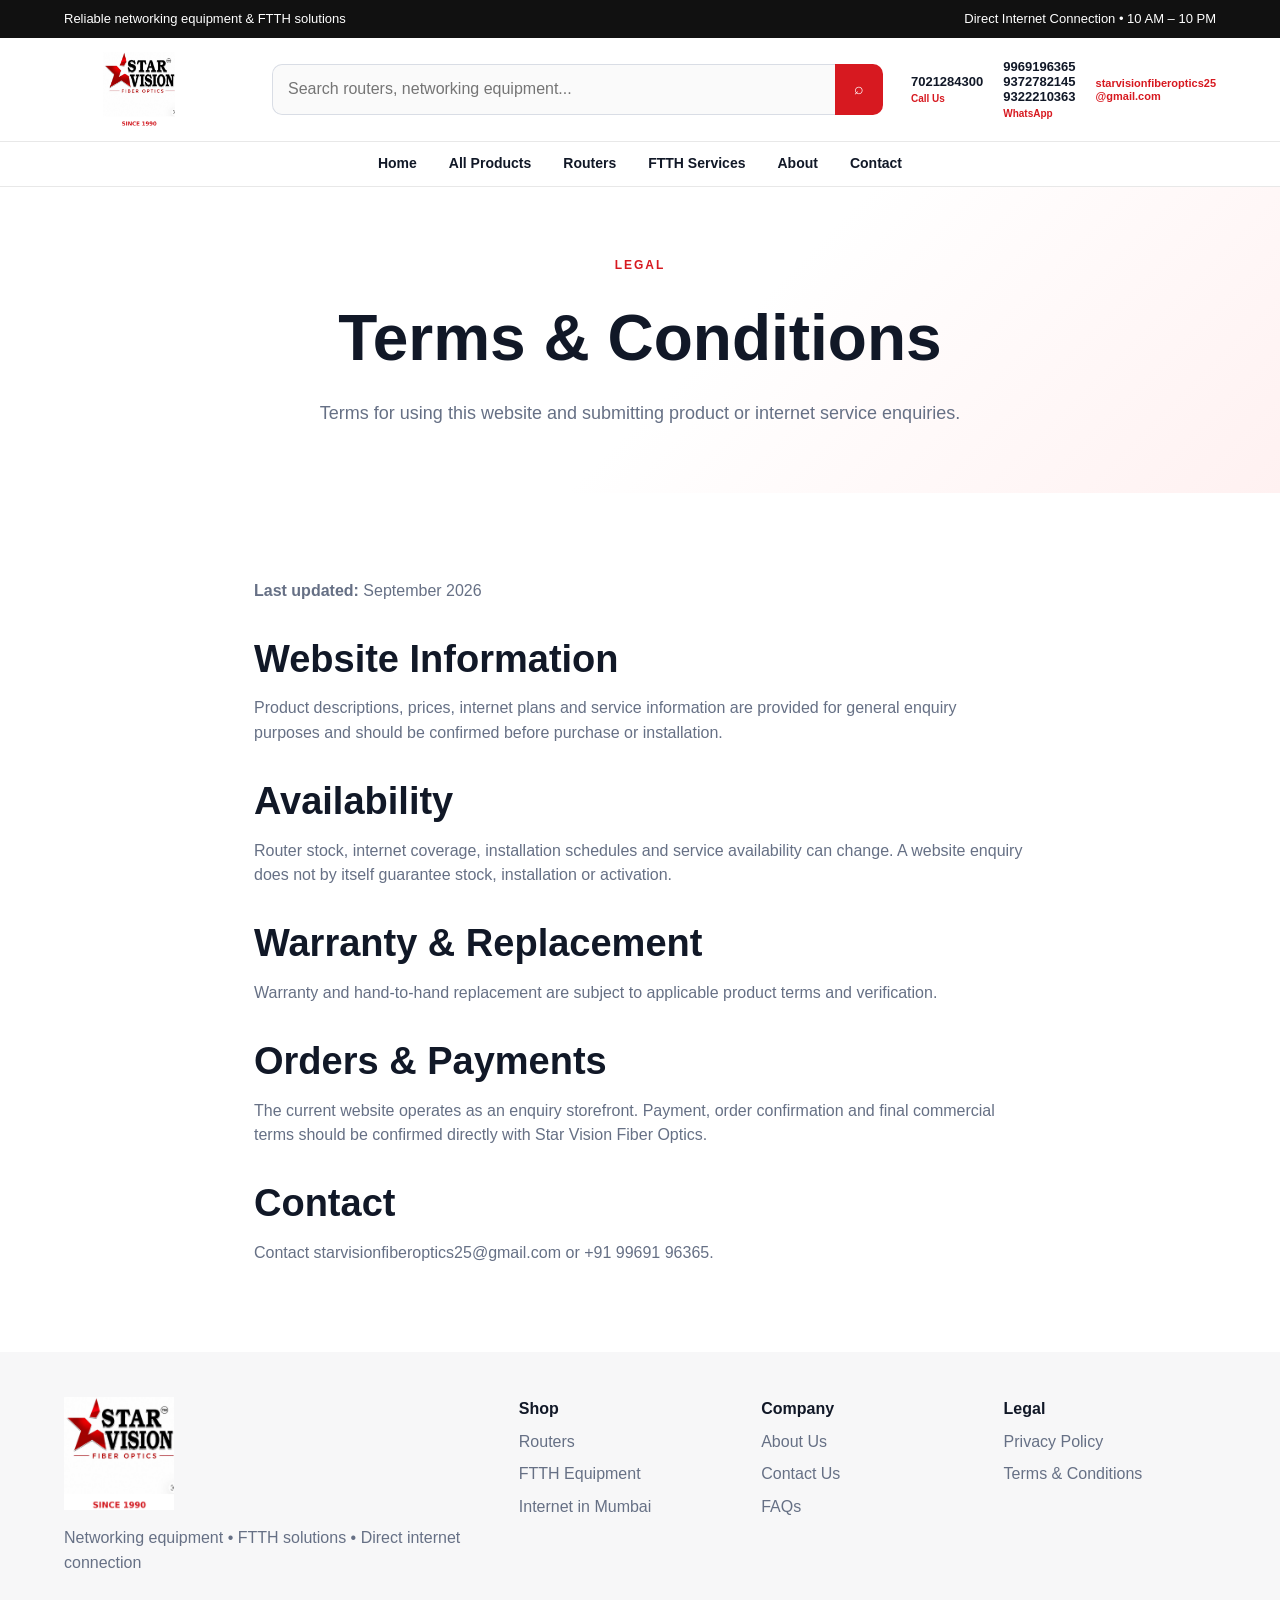
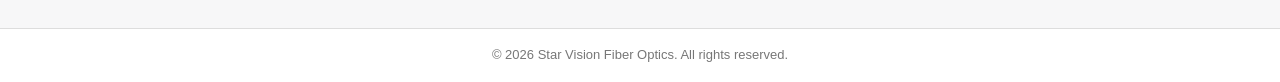
<file: Star_Vision_Fiber_Optics_FINAL_SEARCH_PERFECT/final_star_vision/terms.html>
<!doctype html><html lang="en"><head><meta charset="utf-8"><meta name="viewport" content="width=device-width,initial-scale=1"><title>Terms & Conditions | Star Vision Fiber Optics</title><meta name="description" content="Terms and Conditions for Star Vision Fiber Optics website enquiries, products and internet services."><meta name="robots" content="index,follow"><link rel="canonical" href="https://YOUR-DOMAIN-HERE/terms.html"><meta property="og:title" content="Terms & Conditions | Star Vision Fiber Optics"><meta property="og:description" content="Terms and Conditions for Star Vision Fiber Optics website enquiries, products and internet services."><meta property="og:type" content="website"><meta name="google-site-verification" content="REPLACE_WITH_SEARCH_CONSOLE_TOKEN"><script async src="https://www.googletagmanager.com/gtag/js?id=G-XXXXXXXXXX"></script><script>window.dataLayer=window.dataLayer||[];function gtag(){dataLayer.push(arguments)}gtag('js',new Date());gtag('config','G-XXXXXXXXXX');</script><link rel="stylesheet" href="style.css"></head><body><div class="top"><span>Reliable networking equipment &amp; FTTH solutions</span><span>Direct Internet Connection • 10 AM – 10 PM</span></div><header class="head"><a class="logo" href="index.html"><img src="assets/logo.png" width="150" height="75" alt="Star Vision Fiber Optics logo"></a><div class="search"><input placeholder="Search routers, networking equipment..." aria-label="Search products"><button >⌕</button></div><div class="actions contact-actions"><div class="contact-item"><strong><a href="tel:+917021284300">7021284300</a></strong><small>Call Us</small></div><div class="contact-item"><strong><a href="tel:+919969196365">9969196365</a><br><a href="tel:+919372782145">9372782145</a><br><a href="tel:+919322210363">9322210363</a></strong><small>WhatsApp</small></div><div class="contact-item email-item"><strong><a href="mailto:starvisionfiberoptics25@gmail.com">starvisionfiberoptics25<br>@gmail.com</a></strong></div></div></header><nav class="nav"><a href="index.html">Home</a><a href="products.html">All Products</a><a href="products.html#routers">Routers</a><a href="services.html">FTTH Services</a><a href="about.html">About</a><a href="contact.html">Contact</a></nav><main><section class="page-hero"><span class="eyebrow">LEGAL</span><h1>Terms & Conditions</h1><p>Terms for using this website and submitting product or internet service enquiries.</p></section><section class="section content-narrow"><p><strong>Last updated:</strong> September 2026</p><h2>Website Information</h2><p>Product descriptions, prices, internet plans and service information are provided for general enquiry purposes and should be confirmed before purchase or installation.</p><h2>Availability</h2><p>Router stock, internet coverage, installation schedules and service availability can change. A website enquiry does not by itself guarantee stock, installation or activation.</p><h2>Warranty & Replacement</h2><p>Warranty and hand-to-hand replacement are subject to applicable product terms and verification.</p><h2>Orders & Payments</h2><p>The current website operates as an enquiry storefront. Payment, order confirmation and final commercial terms should be confirmed directly with Star Vision Fiber Optics.</p><h2>Contact</h2><p>Contact <a href="mailto:starvisionfiberoptics25@gmail.com">starvisionfiberoptics25@gmail.com</a> or <a href="tel:+919969196365">+91 99691 96365</a>.</p></section></main><footer><div class="footer"><div><img src="assets/logo.png" width="110" alt="Star Vision Fiber Optics logo" loading="lazy"><p>Networking equipment • FTTH solutions • Direct internet connection</p></div><div><b>Shop</b><a href="products.html">Routers</a><a href="services.html">FTTH Equipment</a><a href="locations/mumbai.html">Internet in Mumbai</a></div><div><b>Company</b><a href="about.html">About Us</a><a href="contact.html">Contact Us</a><a href="faq.html">FAQs</a></div><div><b>Legal</b><a href="privacy.html">Privacy Policy</a><a href="terms.html">Terms &amp; Conditions</a></div></div><div class="copy">© <span data-year>2026</span> Star Vision Fiber Optics. All rights reserved.</div></footer><script src="site.js" defer></script></body></html>
</file>
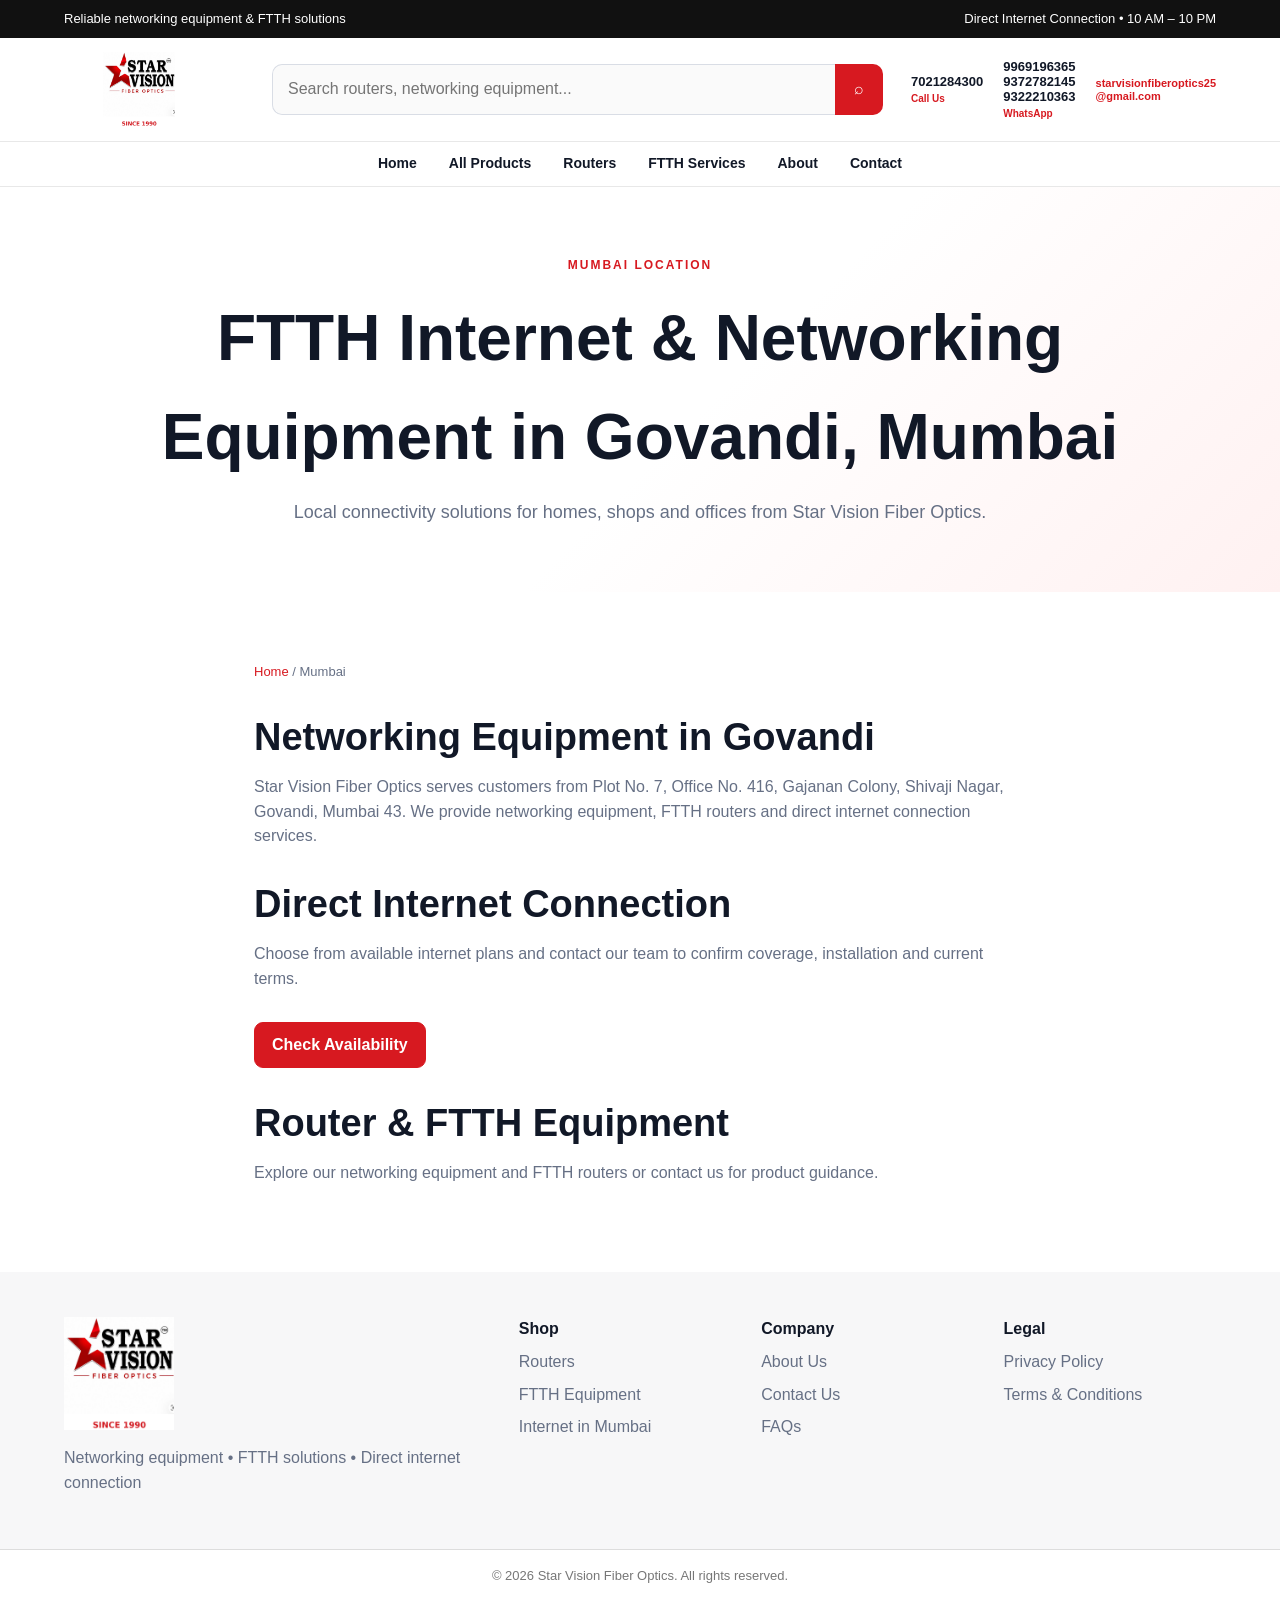
<file: Star_Vision_Fiber_Optics_FINAL_SEARCH_PERFECT/final_star_vision/locations/mumbai.html>
<!doctype html><html lang="en"><head><meta charset="utf-8"><meta name="viewport" content="width=device-width,initial-scale=1"><title>Internet Connection & Networking Equipment in Govandi, Mumbai | Star Vision</title><meta name="description" content="Star Vision Fiber Optics provides FTTH routers, networking equipment and direct internet connection services in Govandi, Mumbai."><meta name="robots" content="index,follow"><link rel="canonical" href="https://YOUR-DOMAIN-HERE/locations/mumbai.html"><meta property="og:title" content="Internet Connection & Networking Equipment in Govandi, Mumbai | Star Vision"><meta property="og:description" content="Star Vision Fiber Optics provides FTTH routers, networking equipment and direct internet connection services in Govandi, Mumbai."><meta property="og:type" content="website"><meta name="google-site-verification" content="REPLACE_WITH_SEARCH_CONSOLE_TOKEN"><script async src="https://www.googletagmanager.com/gtag/js?id=G-XXXXXXXXXX"></script><script>window.dataLayer=window.dataLayer||[];function gtag(){dataLayer.push(arguments)}gtag('js',new Date());gtag('config','G-XXXXXXXXXX');</script><link rel="stylesheet" href="../style.css"></head><body><div class="top"><span>Reliable networking equipment &amp; FTTH solutions</span><span>Direct Internet Connection • 10 AM – 10 PM</span></div><header class="head"><a class="logo" href="../index.html"><img src="../assets/logo.png" width="150" height="75" alt="Star Vision Fiber Optics logo"></a><div class="search"><input placeholder="Search routers, networking equipment..." aria-label="Search products"><button >⌕</button></div><div class="actions contact-actions"><div class="contact-item"><strong><a href="tel:+917021284300">7021284300</a></strong><small>Call Us</small></div><div class="contact-item"><strong><a href="tel:+919969196365">9969196365</a><br><a href="tel:+919372782145">9372782145</a><br><a href="tel:+919322210363">9322210363</a></strong><small>WhatsApp</small></div><div class="contact-item email-item"><strong><a href="mailto:starvisionfiberoptics25@gmail.com">starvisionfiberoptics25<br>@gmail.com</a></strong></div></div></header><nav class="nav"><a href="../index.html">Home</a><a href="../products.html">All Products</a><a href="../products.html#routers">Routers</a><a href="../services.html">FTTH Services</a><a href="../about.html">About</a><a href="../contact.html">Contact</a></nav><main><section class="page-hero"><span class="eyebrow">MUMBAI LOCATION</span><h1>FTTH Internet & Networking Equipment in Govandi, Mumbai</h1><p>Local connectivity solutions for homes, shops and offices from Star Vision Fiber Optics.</p></section><section class="section content-narrow"><div class="breadcrumbs"><a href="../index.html">Home</a> / Mumbai</div><h2>Networking Equipment in Govandi</h2><p>Star Vision Fiber Optics serves customers from Plot No. 7, Office No. 416, Gajanan Colony, Shivaji Nagar, Govandi, Mumbai 43. We provide networking equipment, FTTH routers and direct internet connection services.</p><h2>Direct Internet Connection</h2><p>Choose from available internet plans and contact our team to confirm coverage, installation and current terms.</p><a class="btn primary" data-wa="Hello Star Vision Fiber Optics, I want to check internet connection availability in Govandi, Mumbai.">Check Availability</a><h2>Router & FTTH Equipment</h2><p>Explore our <a href="../products.html">networking equipment and FTTH routers</a> or contact us for product guidance.</p></section></main><footer><div class="footer"><div><img src="../assets/logo.png" width="110" alt="Star Vision Fiber Optics logo" loading="lazy"><p>Networking equipment • FTTH solutions • Direct internet connection</p></div><div><b>Shop</b><a href="../products.html">Routers</a><a href="../services.html">FTTH Equipment</a><a href="../locations/mumbai.html">Internet in Mumbai</a></div><div><b>Company</b><a href="../about.html">About Us</a><a href="../contact.html">Contact Us</a><a href="../faq.html">FAQs</a></div><div><b>Legal</b><a href="../privacy.html">Privacy Policy</a><a href="../terms.html">Terms &amp; Conditions</a></div></div><div class="copy">© <span data-year>2026</span> Star Vision Fiber Optics. All rights reserved.</div></footer><script src="../site.js" defer></script></body></html>
</file>
<file: Star_Vision_Fiber_Optics_FINAL_SEARCH_PERFECT/final_star_vision/style.css>
:root{--red:#d71920;--ink:#111827;--muted:#667085;--line:#e8e8e8;--soft:#f7f8fa;--shadow:0 14px 40px rgba(17,24,39,.08)}*{box-sizing:border-box}html{scroll-behavior:smooth}body{margin:0;font-family:Inter,Arial,Helvetica,sans-serif;color:var(--ink);line-height:1.55}a{color:inherit;text-decoration:none}button,input,textarea,select{font:inherit}.top{background:#111;color:#fff;padding:9px 5%;display:flex;justify-content:space-between;font-size:13px}.head{position:sticky;top:0;z-index:30;background:#fff;border-bottom:1px solid var(--line);display:grid;grid-template-columns:auto minmax(280px,1fr) auto;align-items:center;gap:28px;padding:14px 5%}.logo{display:flex;align-items:center;gap:10px;font-weight:900;font-size:19px}.logo img{width:58px;height:58px;object-fit:contain}.logo b{display:flex;flex-direction:column}.logo small{color:var(--red);font-size:10px;letter-spacing:3px}.search{display:flex;max-width:650px;width:100%;margin:auto}.search input{flex:1;border:1px solid #d9dde5;border-right:0;border-radius:10px 0 0 10px;padding:12px 15px;background:#fafafa}.search button{width:48px;border:0;border-radius:0 10px 10px 0;background:var(--red);color:#fff}.actions{display:flex;gap:18px;font-weight:700;font-size:14px;align-items:center}.cart{border:1px solid #ddd;background:#fff;border-radius:10px;padding:9px 12px}.cart span{background:var(--red);color:#fff;border-radius:20px;padding:2px 7px;font-size:12px}.nav{display:flex;justify-content:center;gap:32px;padding:11px 5%;border-bottom:1px solid var(--line);font-size:14px;font-weight:700}.nav a:hover,.actions a:hover{color:var(--red)}main{overflow:hidden}.hero{max-width:1200px;margin:auto;padding:70px 5% 55px;display:grid;grid-template-columns:1.05fr .95fr;align-items:center;gap:55px;background:linear-gradient(135deg,#fff 65%,#fff7f7)}.eyebrow{color:var(--red);font-size:12px;font-weight:900;letter-spacing:2px}.hero h1{font-size:clamp(42px,6vw,72px);line-height:1.02;margin:14px 0 20px;letter-spacing:-2px}.hero h1 span{color:var(--red)}.hero p{font-size:18px;color:#596273}.btn{display:inline-flex;align-items:center;justify-content:center;border:1px solid #d8dce3;background:#fff;border-radius:9px;padding:10px 17px;margin:14px 8px 0 0;font-weight:800;cursor:pointer}.btn.primary{background:var(--red);border-color:var(--red);color:#fff}.hero-products{display:grid;grid-template-columns:1fr 1fr;gap:16px}.hero-product{background:#fff;border-radius:16px;padding:12px;border:1px solid var(--line);box-shadow:var(--shadow);position:relative}.hero-product img{width:100%;height:245px;object-fit:contain;display:block}.badge{position:absolute;top:12px;right:12px;background:var(--red);color:#fff;padding:7px 10px;border-radius:8px;font-weight:900}.features,.trust-grid{max-width:1200px;margin:auto;padding:0 5% 40px;display:grid;grid-template-columns:repeat(4,1fr);gap:14px}.features>div{border:1px solid var(--line);border-radius:14px;padding:20px;background:#fff}.features strong,.features small,.trust-grid strong,.trust-grid small{display:block}.features small,.trust-grid small{color:var(--muted)}.section{max-width:1200px;margin:auto;padding:70px 5%}.title{display:flex;align-items:end;justify-content:space-between;margin-bottom:30px}.section h2{font-size:38px;line-height:1.1;margin:8px 0}.filters{display:flex;gap:8px}.filters button{border:1px solid #ddd;background:#fff;border-radius:999px;padding:8px 14px;font-weight:700}.filters button.active{background:#111;color:#fff}.grid{display:grid;grid-template-columns:repeat(2,minmax(0,1fr));gap:22px}.card{border:1px solid var(--line);border-radius:18px;overflow:hidden;background:#fff;box-shadow:var(--shadow)}.photo{height:290px;background:#000;padding:18px}.photo img{width:100%;height:100%;object-fit:contain}.info{padding:24px}.tag{display:inline-block;background:#fff0f0;color:var(--red);padding:4px 9px;border-radius:999px;font-size:11px;font-weight:900}.info h3{font-size:21px;margin:10px 0}.info p{color:var(--muted)}.chips{display:flex;flex-wrap:wrap;gap:6px}.chips span{font-size:12px;background:var(--soft);border:1px solid #eceef2;border-radius:999px;padding:5px 8px}.row{display:flex;align-items:center;justify-content:space-between;margin-top:20px}.price,.plan-price{font-size:28px;font-weight:900}.services,.reviews{background:#fafafa;max-width:none;padding-left:max(5%,calc((100% - 1100px)/2));padding-right:max(5%,calc((100% - 1100px)/2))}.service-grid,.plans,.review-grid{display:grid;grid-template-columns:repeat(4,1fr);gap:16px}.plans{grid-template-columns:repeat(3,1fr)}.review-grid{grid-template-columns:repeat(3,1fr)}.service,.plan,.review{background:#fff;border:1px solid var(--line);border-radius:16px;padding:24px}.service>div{font-size:28px}.service p,.plan p,.review small{color:var(--muted)}.plan.popular{border:2px solid var(--red)}.popular-label{display:inline-block;background:var(--red);color:#fff;padding:5px 9px;font-size:11px;font-weight:900;border-radius:6px}.plan-price{color:var(--red)}.plan ul{padding-left:18px;color:var(--muted)}.trust-strip{background:#111;color:#fff}.trust-grid{padding:22px 5%;grid-template-columns:repeat(5,1fr)}.about{display:grid;grid-template-columns:.75fr 1.25fr;gap:60px;align-items:center}.about>div:first-child{background:#fafafa;border-radius:22px;padding:45px;text-align:center}.about img{max-width:100%;max-height:260px;object-fit:contain}.about p{color:var(--muted)}.stars{color:var(--red);letter-spacing:2px}.faq-list{max-width:900px;margin:auto}.faq{border-bottom:1px solid var(--line);padding:18px 0}.faq summary{cursor:pointer;font-weight:800;font-size:18px}.faq p{color:var(--muted)}.contactbox{border-radius:22px;background:#111;color:#fff;padding:42px;display:flex;justify-content:space-between;align-items:center;gap:30px}.contactbox p{color:#c9cdd5}.page-hero{background:linear-gradient(135deg,#fff 55%,#fff1f1);padding:65px 5%;text-align:center}.page-hero h1{font-size:clamp(38px,6vw,64px);margin:12px 0}.page-hero p{max-width:800px;margin:auto;color:var(--muted);font-size:18px}.content-narrow{max-width:900px}.content-narrow h2{margin-top:35px}.content-narrow p,.content-narrow li{color:var(--muted)}.form-grid{display:grid;grid-template-columns:1fr 1fr;gap:16px}.field{display:flex;flex-direction:column;gap:7px}.field.full{grid-column:1/-1}.field input,.field textarea,.field select{border:1px solid #d9dde5;border-radius:10px;padding:12px 14px}.field textarea{min-height:140px}.notice{padding:14px 18px;border-left:4px solid var(--red);background:#fff7f7;border-radius:8px;color:#4b5563}.breadcrumbs{font-size:13px;color:var(--muted)}.breadcrumbs a{color:var(--red)}.footer{background:#f7f7f8;padding:45px 5%;display:grid;grid-template-columns:2fr 1fr 1fr 1fr;gap:30px}.footer img{width:110px}.footer p,.footer a{color:var(--muted);display:block;margin:8px 0}.copy{padding:16px 5%;border-top:1px solid #ddd;color:#777;text-align:center;font-size:13px}.drawer{position:fixed;right:0;top:0;height:100%;width:min(420px,92vw);background:#fff;z-index:60;box-shadow:-20px 0 60px rgba(0,0,0,.2);padding:25px;transform:translateX(105%);transition:.25s;display:flex;flex-direction:column}.drawer.open{transform:translateX(0)}.drawer header{display:flex;justify-content:space-between}.drawer header button,.close{border:0;background:transparent;font-size:28px}.drawer #items{flex:1;overflow:auto}.item{padding:15px 0;border-bottom:1px solid var(--line)}.modal{position:fixed;inset:0;background:rgba(0,0,0,.55);z-index:70;display:none;align-items:center;justify-content:center;padding:20px}.modal.show{display:flex}.modalbox{position:relative;background:#fff;border-radius:20px;max-width:850px;width:100%;padding:30px;display:grid;grid-template-columns:1fr 1fr;gap:30px}.modalbox>img{width:100%;height:350px;object-fit:contain;background:#000;border-radius:14px}.close{position:absolute;right:12px;top:7px}@media(max-width:900px){.head{grid-template-columns:1fr auto}.search{grid-column:1/-1;grid-row:2;max-width:none}.actions{gap:10px}.nav{overflow:auto;justify-content:flex-start;white-space:nowrap}.hero{grid-template-columns:1fr}.features,.service-grid,.trust-grid{grid-template-columns:repeat(2,1fr)}.grid,.plans,.review-grid{grid-template-columns:1fr}.about{grid-template-columns:1fr}.contactbox{flex-direction:column;align-items:flex-start}.footer{grid-template-columns:1fr 1fr}}@media(max-width:560px){.contact-actions .contact-item:first-child a{display:inline-block!important;pointer-events:auto}.contact-actions .contact-item:first-child{display:flex!important;}.top{font-size:11px;flex-direction:column;text-align:center}.head{padding:10px 4%}.logo img{width:45px;height:45px}.actions a{display:none}.hero{padding:42px 4% 35px}.hero h1{font-size:44px}.hero-products{grid-template-columns:1fr 1fr}.hero-product img{height:170px}.features,.service-grid,.trust-grid{grid-template-columns:1fr}.section{padding:48px 4%}.section h2{font-size:30px}.photo{height:230px}.row{align-items:flex-start;flex-direction:column}.contactbox{padding:28px}.footer{grid-template-columns:1fr;padding:35px 4%}.form-grid{grid-template-columns:1fr}.field.full{grid-column:auto}.modalbox{grid-template-columns:1fr}}
/* Final product-image gallery */
.product-gallery{width:100%;height:100%;display:flex;flex-direction:column;gap:10px}.gallery-main{flex:1;min-height:0;display:flex;align-items:center;justify-content:center}.gallery-main img{width:100%;height:100%;object-fit:contain}.gallery-thumbs{display:flex;justify-content:center;gap:8px}.gallery-thumb{width:58px;height:48px;border:1px solid #ddd;border-radius:8px;background:#fff;padding:3px;cursor:pointer}.gallery-thumb.active{border:2px solid var(--red)}.gallery-thumb img{width:100%;height:100%;object-fit:contain}.hero-gallery{width:100%;display:flex;flex-direction:column;align-items:center;gap:10px}.hero-main{display:block;width:100%;height:260px;object-fit:contain}.hero-thumbs{display:flex;gap:8px;justify-content:center}.hero-thumb{width:58px;height:45px;border:1px solid #ddd;border-radius:7px;background:#fff;padding:2px;cursor:pointer}.hero-thumb.active{border:2px solid var(--red)}.hero-thumb img{width:100%;height:100%;object-fit:contain}.modalbox>.product-gallery{height:350px}.modalbox>.product-gallery .gallery-main{background:#fafafa;border-radius:14px}.modalbox>.product-gallery .gallery-thumbs{padding-top:2px}
/* Final header contact/logo presentation */
.logo{width:180px;min-width:180px}.logo img{width:150px;height:75px;object-fit:contain}.logo b{display:none}.contact-actions{gap:20px}.contact-item{display:flex;flex-direction:column;line-height:1.15;white-space:nowrap}.contact-item strong{font-size:13px}.contact-item small{color:var(--red);font-size:10px;font-weight:800;margin-top:3px}.email-item strong{font-size:11px;color:var(--red)}
@media(max-width:900px){.logo{width:150px;min-width:150px}.logo img{width:130px;height:65px}.contact-actions{gap:10px}.contact-item:nth-child(2),.email-item{display:none}}

/* Clickable contact details: visual appearance intentionally unchanged. */
.contact-item a { color: inherit; text-decoration: none; }
.contact-item a:hover { color: inherit; }

#planSelectModal{display:none;position:fixed;inset:0;z-index:9999}.plan-select-backdrop{position:absolute;inset:0;background:rgba(0,0,0,.62)}#planSelectModal.open{display:block}.plan-select-box{position:relative;max-width:480px;margin:10vh auto 0;background:#fff;border-radius:16px;padding:30px;box-shadow:0 20px 60px rgba(0,0,0,.25);z-index:1}.plan-select-close{position:absolute;right:14px;top:10px;border:0;background:none;font-size:28px;cursor:pointer}.plan-select-box h2{margin:8px 0}.plan-select-box p{margin:0 0 20px;color:#666}.plan-select-options{display:grid;gap:12px}.plan-select-option{display:flex;align-items:center;justify-content:space-between;text-align:left;border:1px solid #ddd;background:#fff;border-radius:10px;padding:15px 17px;cursor:pointer}.plan-select-option div{display:flex;flex-direction:column;gap:5px}.plan-select-option small{display:block;color:#666;line-height:1.45;font-size:13px;font-weight:400}.plan-select-option:hover{border-color:#d71920}.plan-select-option span{font-weight:700;color:#d71920}@media(max-width:600px){.plan-select-box{margin:18vh 16px 0;padding:24px}.plan-select-option{gap:10px;flex-direction:column;align-items:flex-start}}
.no-results{grid-column:1/-1;text-align:center;padding:40px 20px;border:1px solid #e5e5e5;border-radius:14px;background:#fff}.no-results h3{margin:0 0 8px}.no-results p{margin:0;color:#666}
</file>
